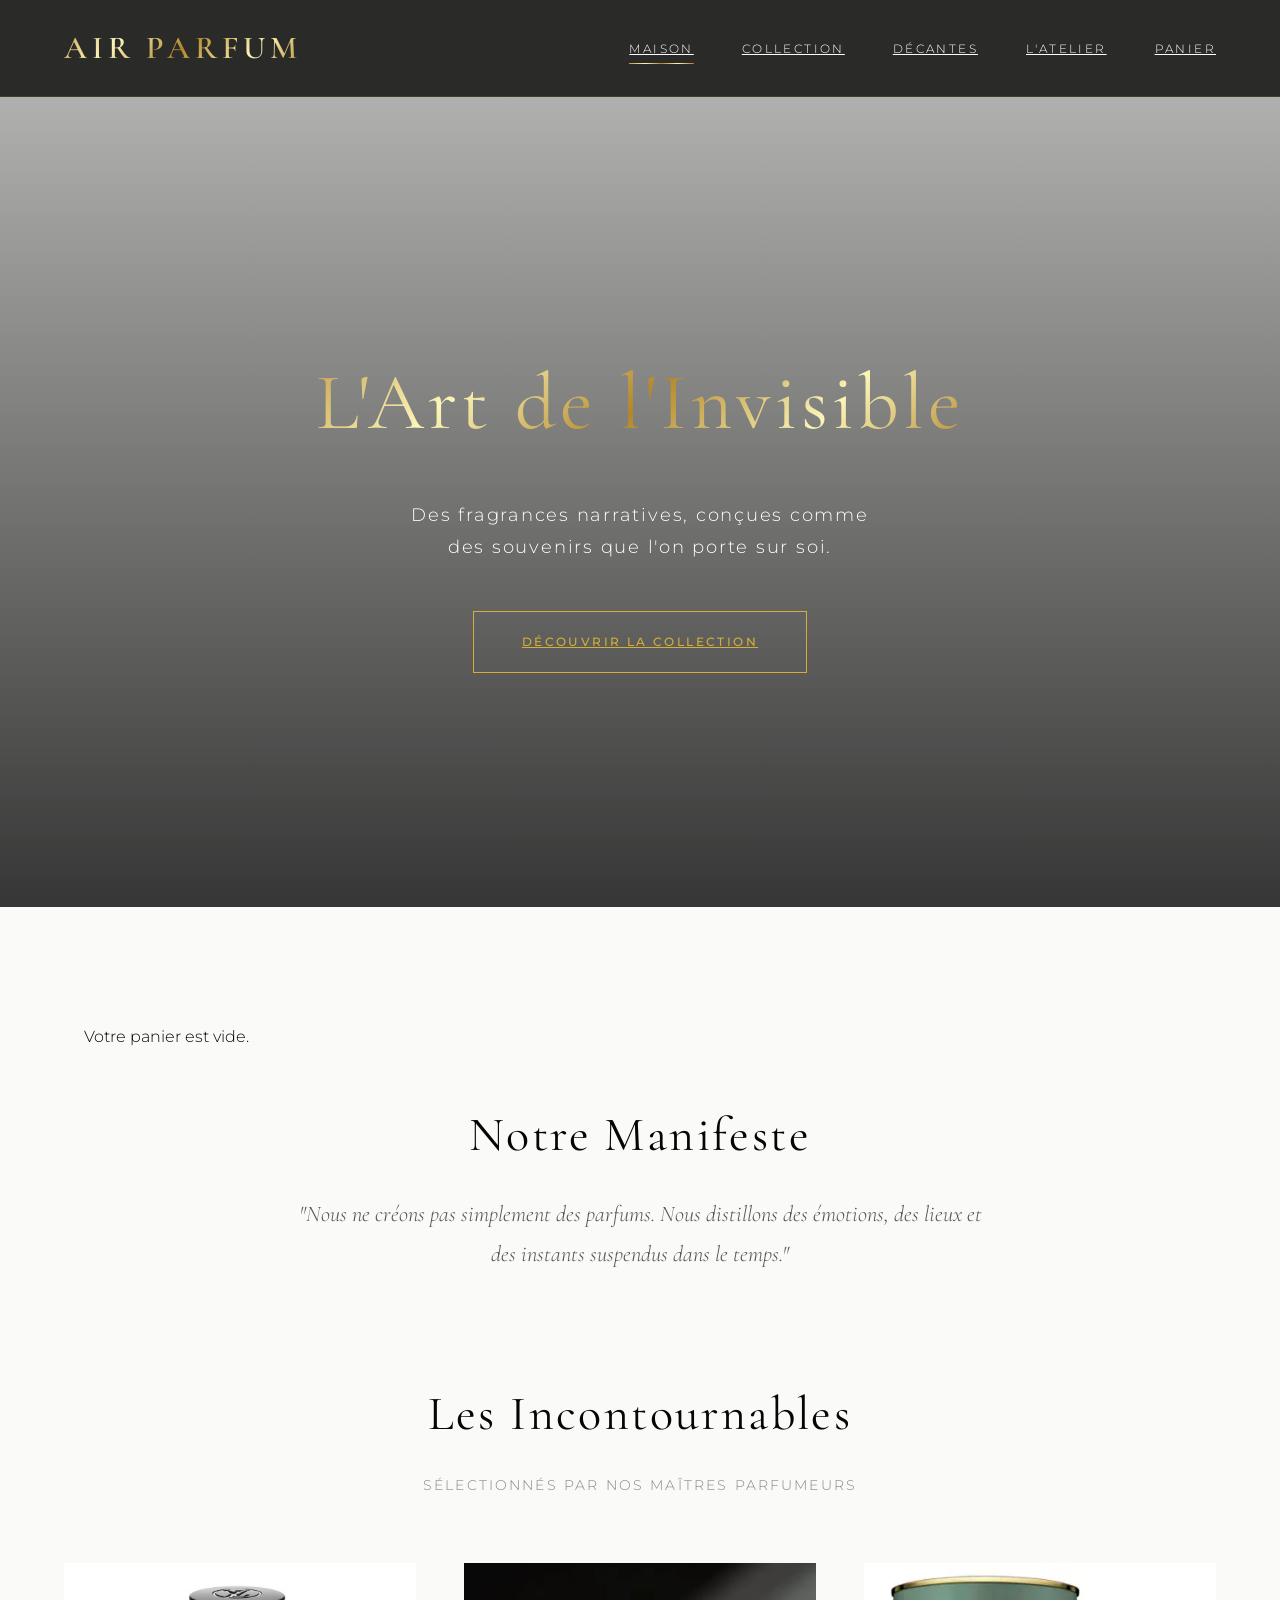
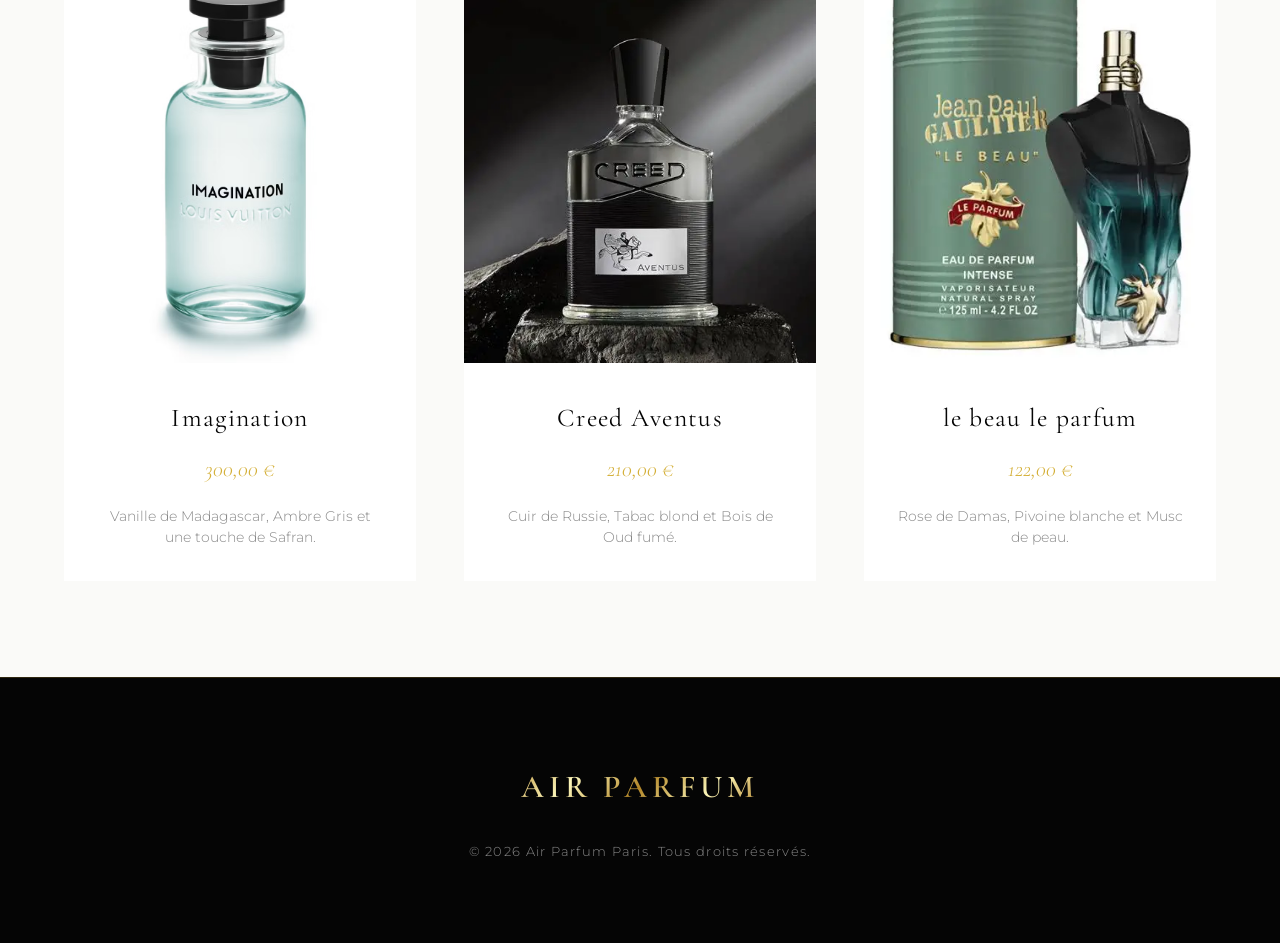
<file: site2qwn/index.html>
<!DOCTYPE html>
<html lang="fr">
<head>
    <meta charset="UTF-8">
    <meta name="viewport" content="width=device-width, initial-scale=1.0">
    <title>Air Parfum | L'Essence de l'Élégance</title>
    <link rel="stylesheet" href="style.css">
</head>
<body>
    <header>
        <a href="index.html" class="logo text-gold">Air Parfum</a>
        <nav>
            <ul>
                <li><a href="index.html" class="active">Maison</a></li>
                <li><a href="collection.html">Collection</a></li>
                <li><a href="decantes.html">Décantes</a></li>
                <li><a href="createur.html">L'Atelier</a></li>
                <li><a href="panier.html">Panier</a></li>
            </ul>
        </nav>
    </header>

    <section class="hero">
        <div class="hero-bg"></div>
        <h1 class="text-gold">L'Art de l'Invisible</h1>
        <p>Des fragrances narratives, conçues comme des souvenirs que l'on porte sur soi.</p>
        <a href="collection.html" class="btn">Découvrir la Collection</a>
    </section>

    <main class="container">
        <div style="text-align: center; max-width: 700px; margin: 0 auto 6rem auto;">
            <h2 class="section-title">Notre Manifeste</h2>
            <p style="font-family: 'Cormorant Garamond', serif; font-size: 1.4rem; font-style: italic; color: #555;">
                "Nous ne créons pas simplement des parfums. Nous distillons des émotions, des lieux et des instants suspendus dans le temps."
            </p>
        </div>

        <h2 class="section-title">Les Incontournables</h2>
        <p class="section-subtitle">Sélectionnés par nos Maîtres Parfumeurs</p>
        
        <div class="product-grid">
            <!-- PRODUIT 1 -->
            <article class="product-card reveal">
                <div class="image-wrapper">
                    <img src="imagination.avif" alt="imagination" class="product-image">
                    <div class="product-overlay">
                       <!-- Boutons d'ajout simples -->
<button class="btn" onclick="ajouterAuPanier('Parfum Or', 185)">Ajouter au Panier</button>

                    </div>
                </div>
                <div class="product-info">
                    <h3>Imagination</h3>
                    <span class="price">300,00 €</span>
                    <p class="desc">Vanille de Madagascar, Ambre Gris et une touche de Safran.</p>
                </div>
            </article>

            <!-- PRODUIT 2 -->
            <article class="product-card reveal">
                <div class="image-wrapper">
                    <img src="creed aventus.webp" alt="Nuit Noire" class="product-image">
                    <div class="product-overlay">
                       <button class="btn" onclick="ajouterAuPanier('Nuit Noire', 210)">Ajouter au Panier</button>
                    </div>
                </div>
                <div class="product-info">
                    <h3>Creed Aventus</h3>
                    <span class="price">210,00 €</span>
                    <p class="desc">Cuir de Russie, Tabac blond et Bois de Oud fumé.</p>
                </div>
            </article>

            <!-- PRODUIT 3 -->
            <article class="product-card reveal">
                <div class="image-wrapper">
                    <img src="le beau.webp" alt="le beau le parfum" class="product-image">
                    <div class="product-overlay">
                       <button class="btn" onclick="ajouterAuPanier('Nuit Noire', 210)">Ajouter au Panier</button>
                    </div>
                </div>
                <div class="product-info">
                    <h3>le beau le parfum</h3>
                    <span class="price">122,00 €</span>
                    <p class="desc">Rose de Damas, Pivoine blanche et Musc de peau.</p>
                </div>
            </article>
        </div>
    </main>

    <footer>
        <div class="logo text-gold">Air Parfum</div>
        <p>&copy; 2026 Air Parfum Paris. Tous droits réservés.</p>
    </footer>

    <!--  LIEN VERS LE JAVASCRIPT  -->
    <script src="script.js"></script>
</body>
</html>
</file>
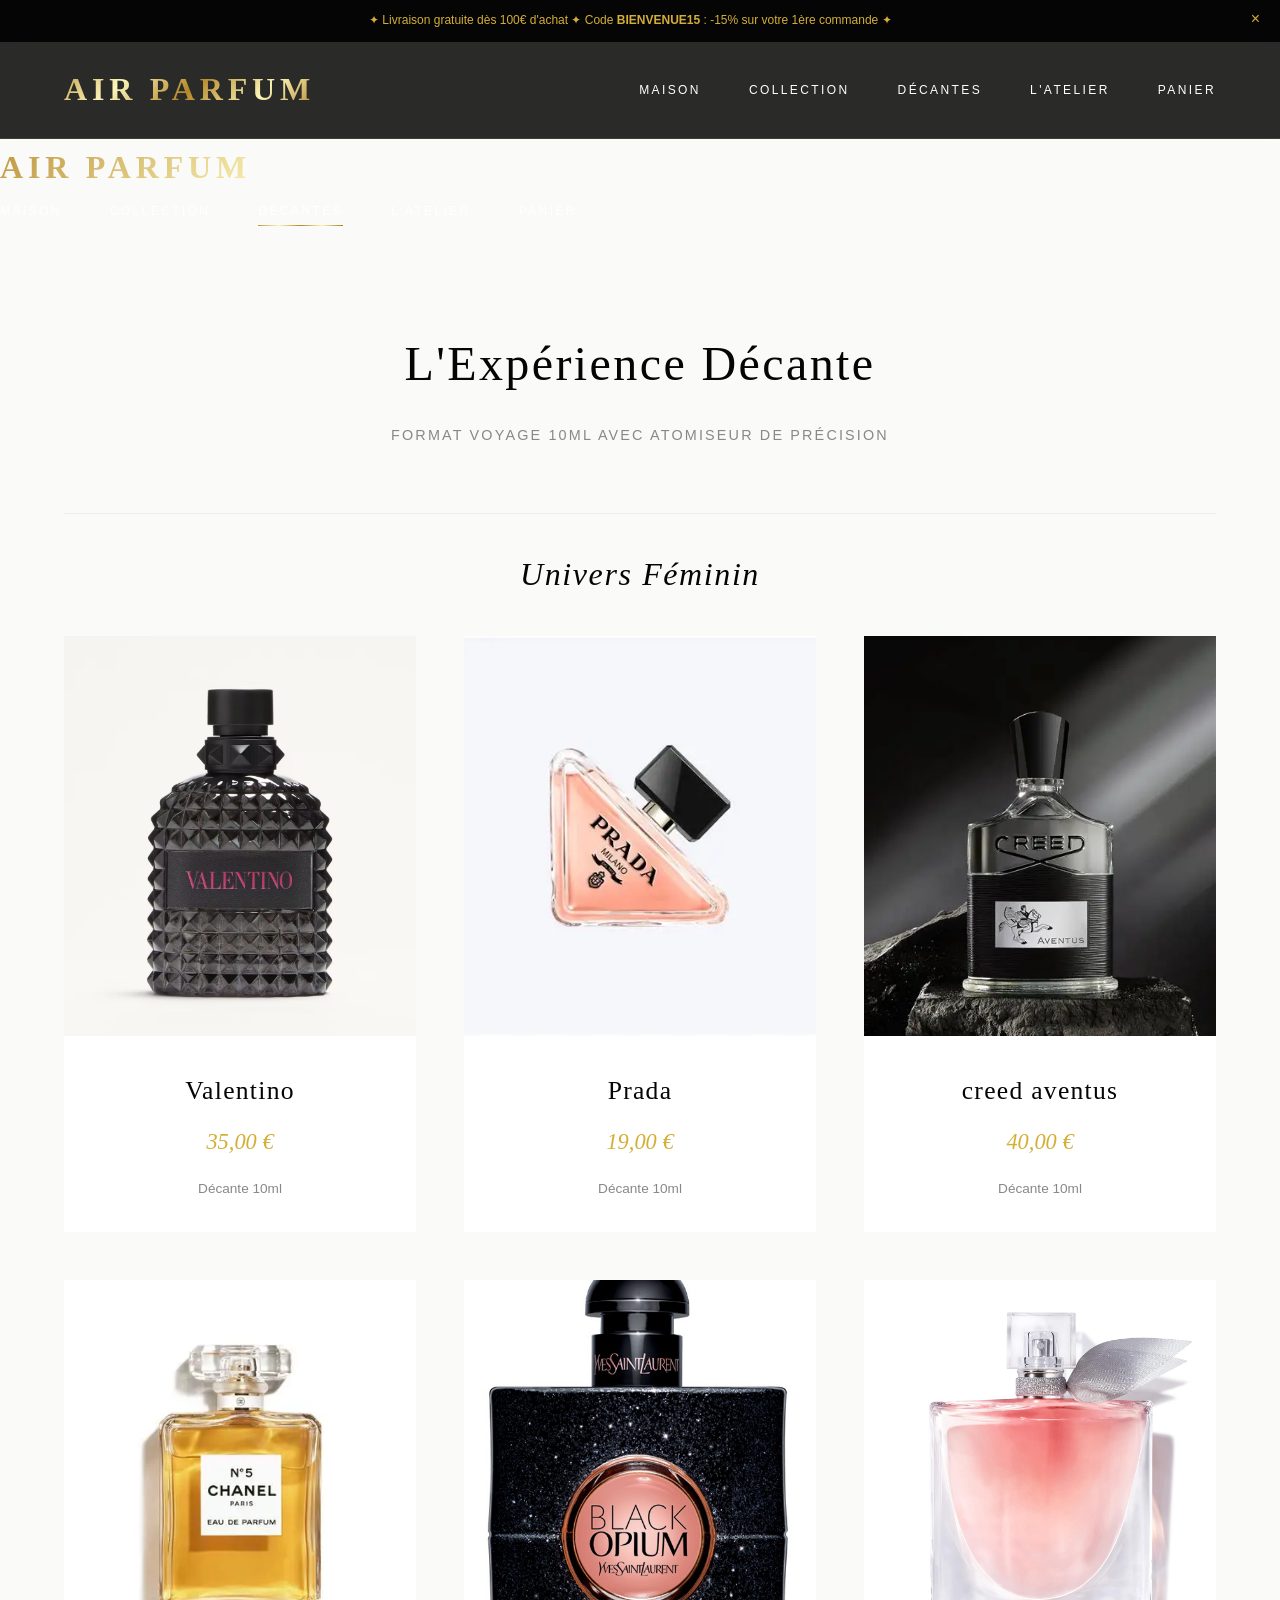
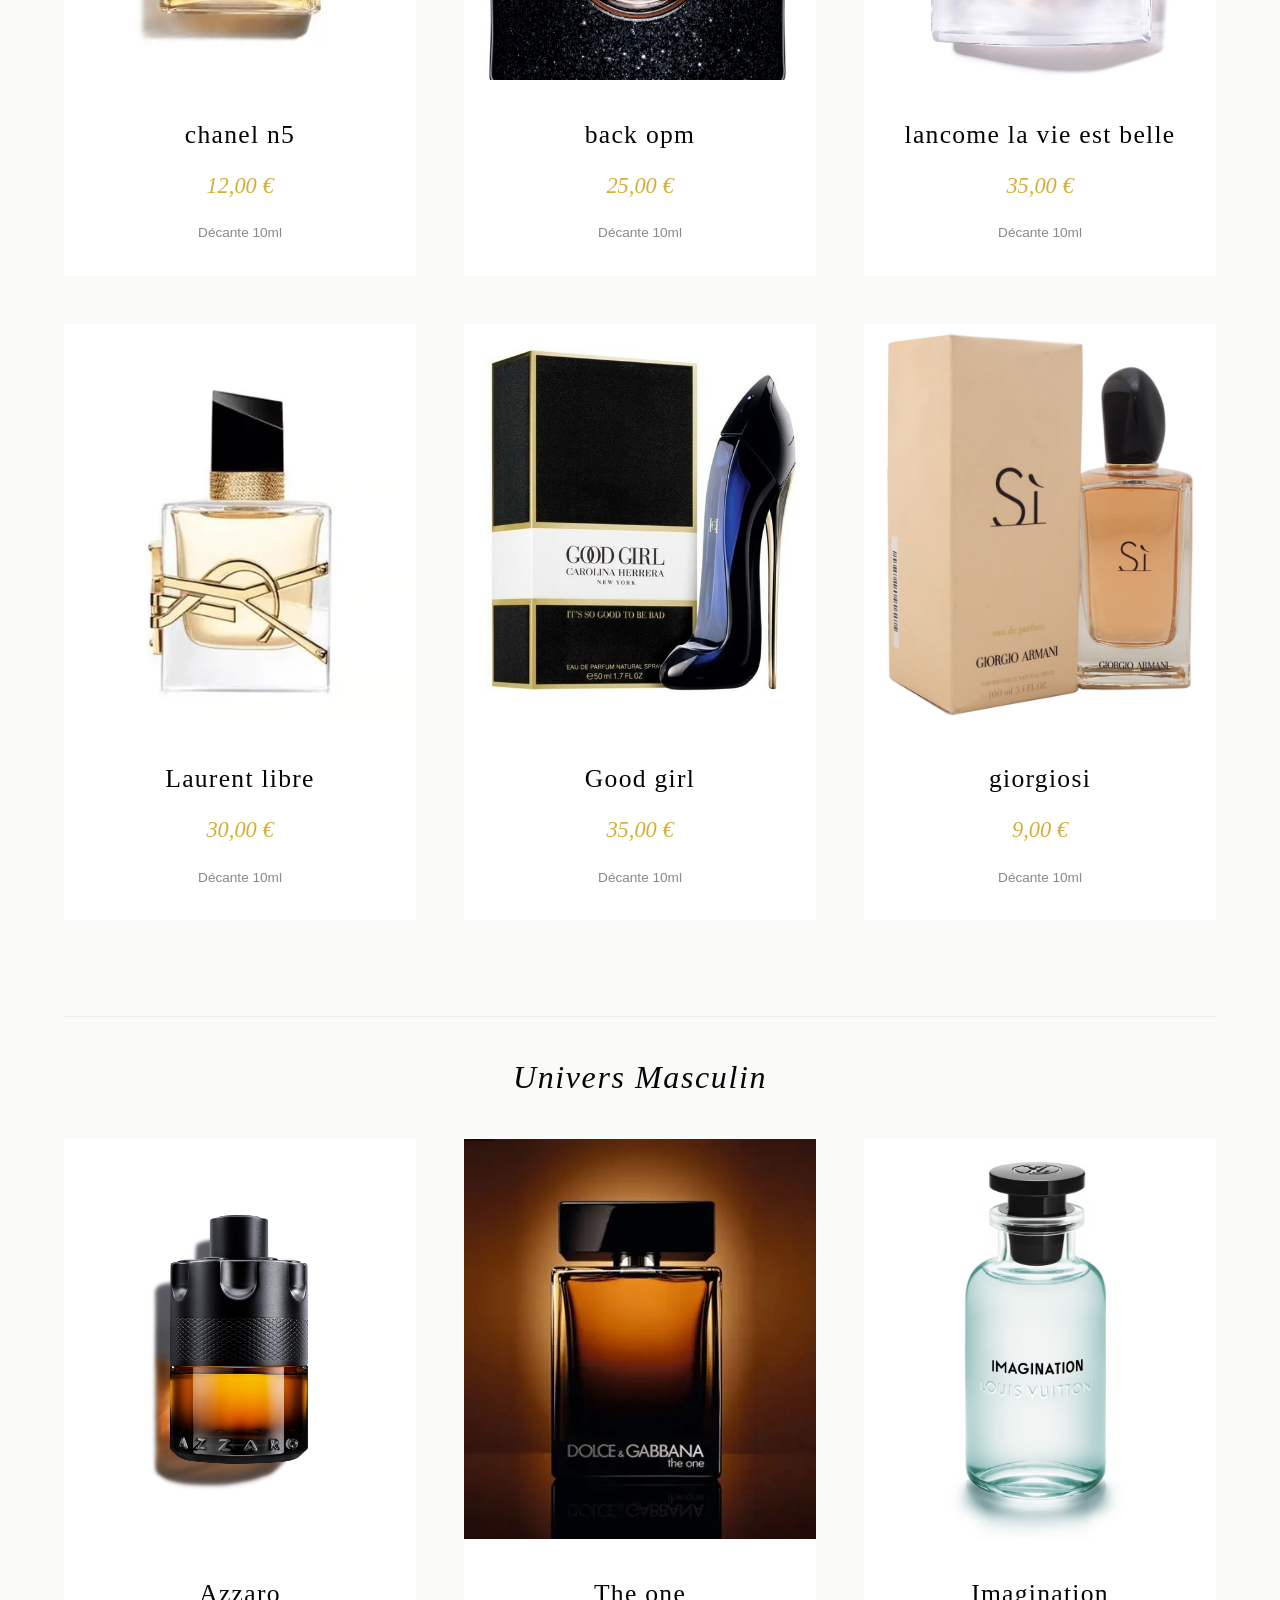
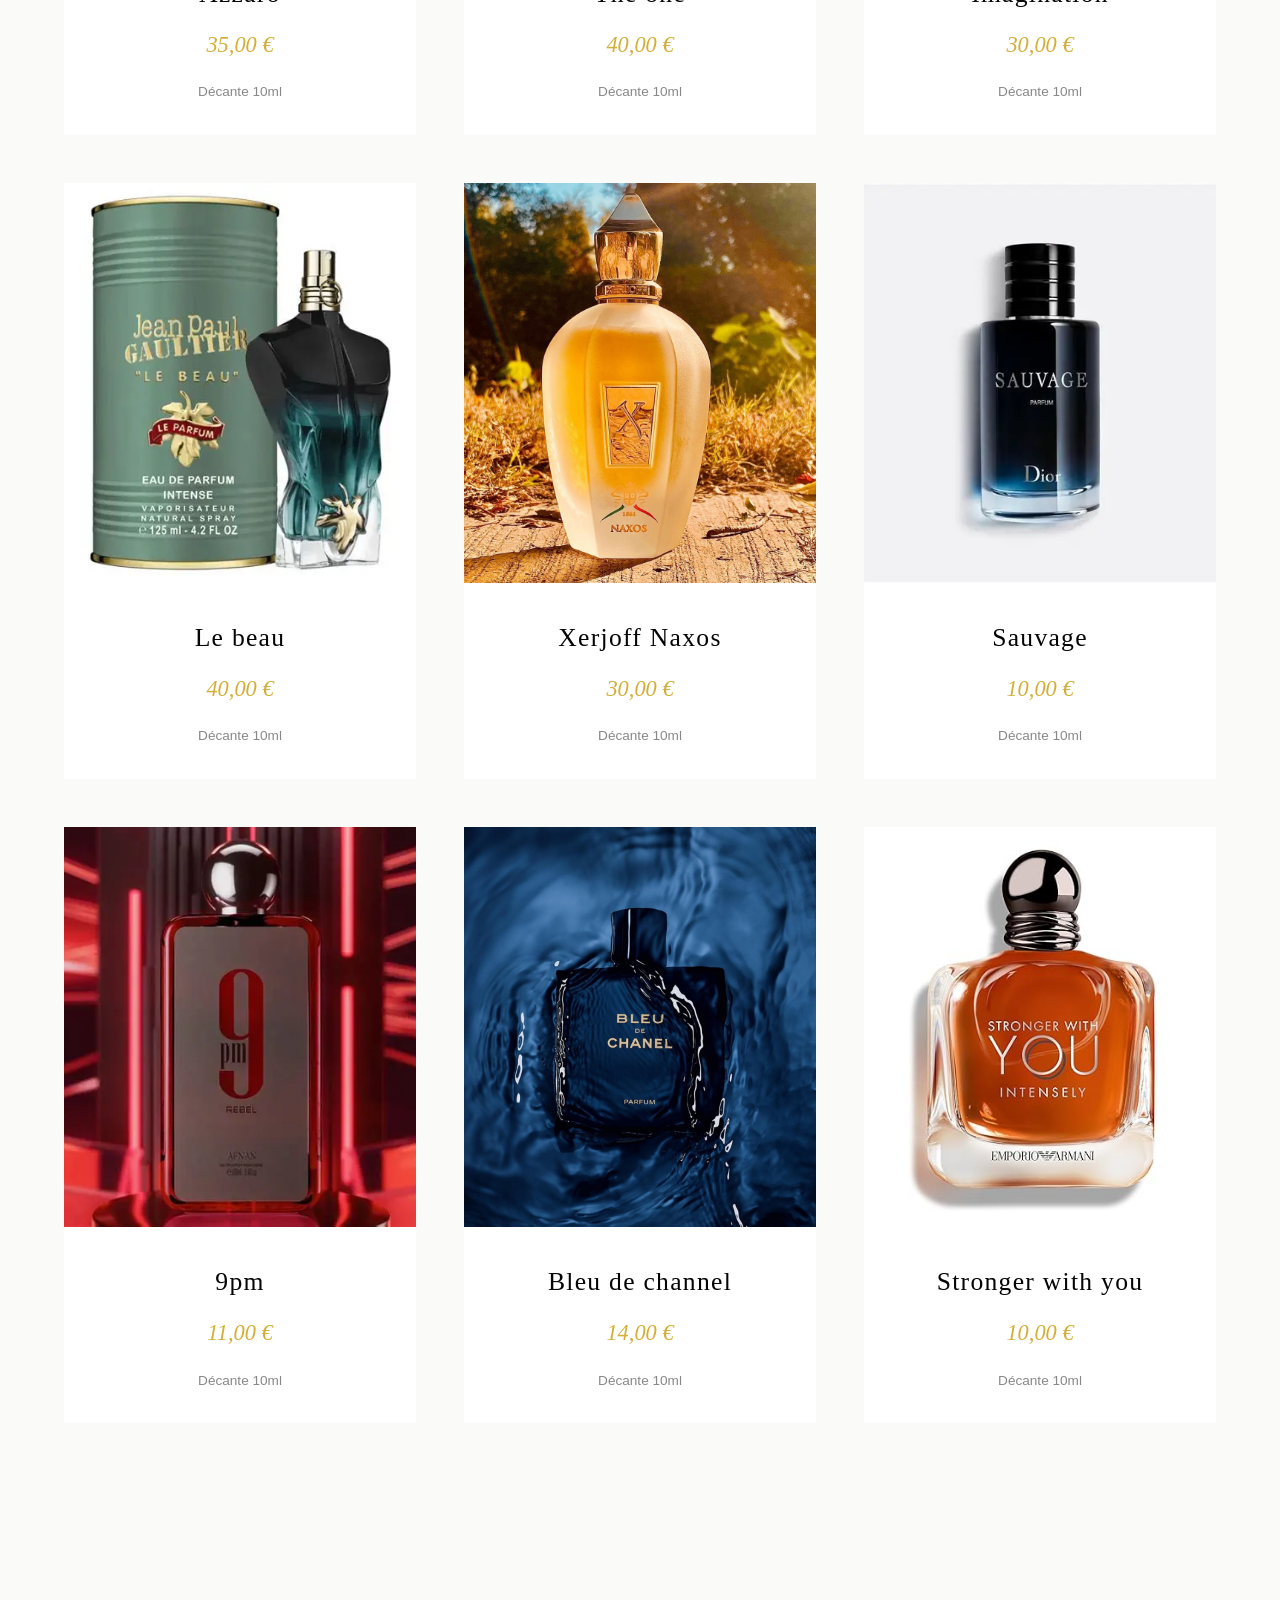
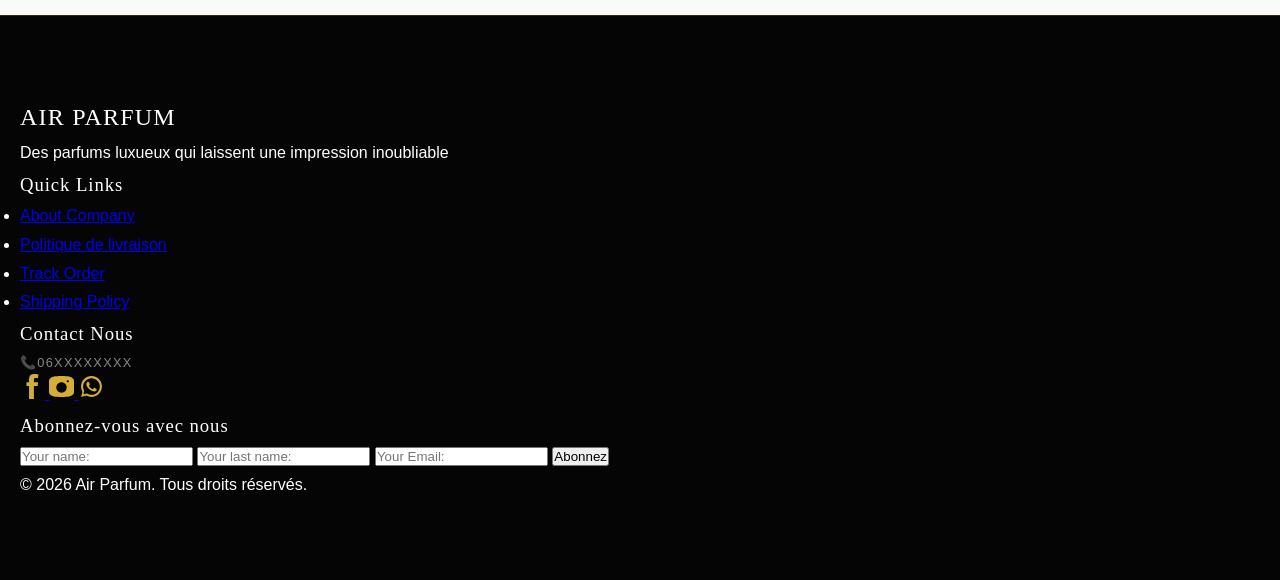
<file: decantes.html>
<!DOCTYPE html>
<html lang="fr">
<head>
    <meta charset="UTF-8">
    <meta name="viewport" content="width=device-width, initial-scale=1.0">
    <title>Décantes 10ml | Air Parfum</title>
    <link rel="stylesheet" href="style.css">

</head>
<body>
    <!-- Barre d'annonce -->
<div id="announcement-bar" class="announcement-bar">
    <span>✦ Livraison gratuite dès 100€ d'achat ✦ Code <strong>BIENVENUE15</strong> : -15% sur votre 1ère commande ✦</span>
    <button id="close-announcement" class="announcement-close">&times;</button>
</div>
<header>
    <a href="index.html" class="logo text-gold">Air Parfum</a>
    
    <nav class="nav-desktop">
        <ul>
            <li><a href="index.html">Maison</a></li>
            <li><a href="collection.html">Collection</a></li>
            <li><a href="decantes.html">Décantes</a></li>
            <li><a href="createur.html">L'Atelier</a></li>
            <li><a href="panier.html">Panier</a></li>
        </ul>
    </nav>
    
    <!-- Bouton Hamburger pour Mobile -->
    <button id="hamburger" class="hamburger">
        <span class="hamburger-line"></span>
        <span class="hamburger-line"></span>
        <span class="hamburger-line"></span>
    </button>
</header>
        <div class="logo text-gold">Air Parfum</div>
        <nav>
            <ul>
                <li><a href="index.html">Maison</a></li>
                <li><a href="collection.html">Collection</a></li>
                <li><a href="decantes.html" class="active">Décantes</a></li>
                <li><a href="createur.html">L'Atelier</a></li>
                <li><a href="panier.html">Panier</a></li>
            </ul>
        </nav>
    </header>

    <main class="container">
        <h2 class="section-title">L'Expérience Décante</h2>
        <p class="section-subtitle">Format voyage 10ml avec atomiseur de précision</p>

        <div style="margin: 4rem 0; border-top: 1px solid #eee; padding-top: 2rem;">
            <h3 style="font-size: 2rem; margin-bottom: 2rem; text-align: center; font-style: italic;">Univers Féminin</h3>
            <div class="product-grid">
                <article class="product-card">
                    <div class="image-wrapper">
                        <img src="valentino.avif" class="product-image">
                       
                    </div>
                    <div class="product-info"> <div class="product-overlay"><a href="panier.html"
   onclick="ajouterAuPanier('Valentino(10ml)',35)"
   class="btn">
   Ajouter
</a></div>
                        <h3>Valentino</h3>
                        <span class="price">35,00 €</span>
                        <p class="desc">Décante 10ml</p>
                    </div>
                </article>
                <article class="product-card">
                    <div class="image-wrapper">
                        <img src="prada.webp" class="product-image">
                        <div class="product-overlay"><a href="panier.html"
   onclick="ajouterAuPanier('Prada(10ml)',19)"
   class="btn">
   Ajouter
</a></div>
                    </div>
                    <div class="product-info">
                        <h3>Prada</h3>
                        <span class="price">19,00 €</span>
                        <p class="desc">Décante 10ml</p>
                    </div>
                </article>
                                <article class="product-card">
                    <div class="image-wrapper">
                        <img src="creed aventus.webp" class="product-image">
                        <div class="product-overlay"><a href="panier.html"
   onclick="ajouterAuPanier('creed aventus(10ml)',40)"
   class="btn">
   Ajouter
</a></div>
                    </div>
                    <div class="product-info">
                        <h3>creed aventus</h3>
                        <span class="price">40,00 €</span>
                        <p class="desc">Décante 10ml</p>
                    </div>
                </article>
                                <article class="product-card">
                    <div class="image-wrapper">
                        <img src="chanel n5.webp" class="product-image">
                        <div class="product-overlay"><a href="panier.html"
   onclick="ajouterAuPanier('Chanel n5(10ml)',12)"
   class="btn">
   Ajouter
</a></div>
                    </div>
                    <div class="product-info">
                        <h3>chanel n5</h3>
                        <span class="price">12,00 €</span>
                        <p class="desc">Décante 10ml</p>
                    </div>
                </article>
                                <article class="product-card">
                    <div class="image-wrapper">
                        <img src="backopm.jpg" class="product-image">
                        <div class="product-overlay"><a href="panier.html"
   onclick="ajouterAuPanier('Back opm(10ml)',25)"
   class="btn">
   Ajouter
</a></div>
                    </div>
                    <div class="product-info">
                        <h3>back opm</h3>
                        <span class="price">25,00 €</span>
                        <p class="desc">Décante 10ml</p>
                    </div>
                </article>
                                <article class="product-card">
                    <div class="image-wrapper">
                        <img src="lancomeviebelle.jpg" class="product-image">
                        <div class="product-overlay"><a href="panier.html"
   onclick="ajouterAuPanier('Lancome La vie est belle(10ml)',35)"
   class="btn">
   Ajouter
</a></div>
                    </div>
                    <div class="product-info">
                        <h3>lancome la vie est belle</h3>
                        <span class="price">35,00 €</span>
                        <p class="desc">Décante 10ml</p>
                    </div>
                </article>
                                <article class="product-card">
                    <div class="image-wrapper">
                        <img src="laurent libre.webp" class="product-image">
                        <div class="product-overlay"><a href="panier.html"
   onclick="ajouterAuPanier('Laurent Libre(10ml)',30)"
   class="btn">
   Ajouter
</a></div>
                    </div>
                    <div class="product-info">
                        <h3>Laurent libre</h3>
                        <span class="price">30,00 €</span>
                        <p class="desc">Décante 10ml</p>
                    </div>
                </article>
                                <article class="product-card">
                    <div class="image-wrapper">
                        <img src="goodgirl.webp" class="product-image">
                        <div class="product-overlay"><a href="panier.html"
   onclick="ajouterAuPanier('Good girl(10ml)',35)"
   class="btn">
   Ajouter
</a></div>
                    </div>
                    <div class="product-info">
                        <h3>Good girl</h3>
                        <span class="price">35,00 €</span>
                        <p class="desc">Décante 10ml</p>
                    </div>
                </article>
                                <article class="product-card">
                    <div class="image-wrapper">
                        <img src="giorgiosi.jpg" class="product-image">
                        <div class="product-overlay"><a href="panier.html"
   onclick="ajouterAuPanier('giorgiosi(10ml)',9)"
   class="btn">
   Ajouter
</a></div>
                    </div>
                    <div class="product-info">
                        <h3>giorgiosi</h3>
                        <span class="price">9,00 €</span>
                        <p class="desc">Décante 10ml</p>
                    </div>
                </article>
            </div>
        </div>

        <div style="margin: 6rem 0; border-top: 1px solid #eee; padding-top: 2rem;">
            <h3 style="font-size: 2rem; margin-bottom: 2rem; text-align: center; font-style: italic;">Univers Masculin</h3>
            <div class="product-grid">
                <article class="product-card">
                    <div class="image-wrapper">
                        <img src="azzaro.jpg" class="product-image">
                        <div class="product-overlay"><a href="panier.html"
   onclick="ajouterAuPanier('Azzaro',35)"
   class="btn">
   Ajouter
</a></div>
                    </div>
                    <div class="product-info">
                        <h3>Azzaro</h3>
                        <span class="price">35,00 €</span>
                        <p class="desc">Décante 10ml</p>
                    </div>
                </article>
                <article class="product-card">
                    <div class="image-wrapper">
                        <img src="the one.webp" class="product-image">
                        <div class="product-overlay"><a href="panier.html"
   onclick="ajouterAuPanier('The one(10ml)',40)"
   class="btn">
   Ajouter
</a></div>
                    </div>
                    <div class="product-info">
                        <h3>The one</h3>
                        <span class="price">40,00 €</span>
                        <p class="desc">Décante 10ml</p>
                    </div>
                </article>
                <article class="product-card">
                    <div class="image-wrapper">
                        <img src="imagination.avif" class="product-image">
                        <div class="product-overlay"><a href="panier.html"
   onclick="ajouterAuPanier('Imagination(10ml)',30)"
   class="btn">
   Ajouter
</a></div>
                    </div>
                    <div class="product-info">
                        <h3>Imagination</h3>
                        <span class="price">30,00 €</span>
                        <p class="desc">Décante 10ml</p>
                    </div>
                </article>
                <article class="product-card">
                    <div class="image-wrapper">
                        <img src="le beau.webp" class="product-image">
                        <div class="product-overlay"><a href="panier.html"
   onclick="ajouterAuPanier('Le beau(10ml)',40)"
   class="btn">
   Ajouter
</a></div>
                    </div>
                    <div class="product-info">
                        <h3>Le beau</h3>
                        <span class="price">40,00 €</span>
                        <p class="desc">Décante 10ml</p>
                    </div>
                </article>
                <article class="product-card">
                    <div class="image-wrapper">
                        <img src="naxos4.jpg" class="product-image">
                        <div class="product-overlay"><a href="panier.html"
   onclick="ajouterAuPanier('Xerjoff naxos(10ml)',30)"
   class="btn">
   Ajouter
</a></div>
                    </div>
                    <div class="product-info">
                        <h3>Xerjoff Naxos</h3>
                        <span class="price">30,00 €</span>
                        <p class="desc">Décante 10ml</p>
                    </div>
                </article>
                <article class="product-card">
                    <div class="image-wrapper">
                        <img src="sauvage.webp" class="product-image">
                        <div class="product-overlay"><a href="panier.html"
   onclick="ajouterAuPanier('Sauvage(10ml)',10)"
   class="btn">
   Ajouter
</a></div>
                    </div>
                    <div class="product-info">
                        <h3>Sauvage</h3>
                        <span class="price">10,00 €</span>
                        <p class="desc">Décante 10ml</p>
                    </div>
                </article>
                <article class="product-card">
                    <div class="image-wrapper">
                        <img src="9pm.webp" class="product-image">
                        <div class="product-overlay"><a href="panier.html"
   onclick="ajouterAuPanier('9pm(10ml)',11)"
   class="btn">
   Ajouter
</a></div>
                    </div>
                    <div class="product-info">
                        <h3>9pm</h3>
                        <span class="price">11,00 €</span>
                        <p class="desc">Décante 10ml</p>
                    </div>
                </article>
                <article class="product-card">
                    <div class="image-wrapper">
                        <img src="bleudechannl.jpg" class="product-image">
                        <div class="product-overlay"><a href="panier.html"
   onclick="ajouterAuPanier('Bleu de channel(10ml)',14)"
   class="btn">
   Ajouter
</a></div>
                    </div>
                    <div class="product-info">
                        <h3>Bleu de channel</h3>
                        <span class="price">14,00 €</span>
                        <p class="desc">Décante 10ml</p>
                    </div>
                </article>
                <article class="product-card">
                    <div class="image-wrapper">
                        <img src="stronger.jpg" class="product-image">
                        <div class="product-overlay"><a href="panier.html"
   onclick="ajouterAuPanier('Stronger with you(10ml)',10)"
   class="btn">
   Ajouter
</a></div>
                    </div>
                    <div class="product-info">
                        <h3>Stronger with you</h3>
                        <span class="price">10,00 €</span>
                        <p class="desc">Décante 10ml</p>
                    </div>
                </article>
                
            </div>
        </div>
    </main>

  <footer class="bg-black text-white pt-12 pb-6 px-6">
  <div class="max-w-6xl mx-auto grid grid-cols-1 md:grid-cols-4 gap-8">
    
    <div class="flex flex-col gap-4">
      <h2 class="text-2xl font-bold bg-gradient-to-r from-[#BF953F] via-[#FCF6BA] to-[#B38728] bg-clip-text text-transparent">
        AIR PARFUM
      </h2>
      <p class="text-sm text-gray-400"></p>Des parfums luxueux qui laissent une impression inoubliable</p>
    </div>

    <div>
      <h3 class="text-[#D4AF37] font-semibold mb-4">Quick Links</h3>
      <ul class="text-sm text-gray-300 space-y-2">
        <li><a href="#" class="hover:text-[#D4AF37]">About Company</a></li>
        <li><a href="#" class="hover:text-[#D4AF37]">Politique de livraison</a></li>
        <li><a href="#" class="hover:text-[#D4AF37]">Track Order</a></li>
        <li><a href="#" class="hover:text-[#D4AF37]">Shipping Policy</a></li>
      </ul>
    </div>

    <div>
      <h3 class="text-[#D4AF37] font-semibold mb-4">Contact Nous</h3>
      <p class="text-sm text-gray-300 mb-4">📞06XXXXXXXX</p>
      
      <div class="flex justify-start gap-4">
        <a href="https://web.facebook.com/" class="hover:scale-125 transition" target="_blank">
          <svg fill="#D4AF37" height="25px" width="25px" viewBox="-337 273 123.5 256"><path d="M-260.9,327.8c0-10.3,9.2-14,19.5-14c10.3,0,21.3,3.2,21.3,3.2l6.6-39.2c0,0-14-4.8-47.4-4.8c-20.5,0-32.4,7.8-41.1,19.3 c-8.2,10.9-8.5,28.4-8.5,39.7v25.7H-337V396h26.5v133h49.6V396h39.3l2.9-38.3h-42.2V327.8z"/></svg>
        </a>
        <a href="https://www.instagram.com/" class="hover:scale-125 transition" target="_blank">
          <svg fill="#D4AF37" height="25px" width="25px" viewBox="0 0 24 24"><path d="M12 2C9.25 2 9 2.1 7.2 2.2C5.4 2.3 4.2 2.5 3.2 2.9C2.2 3.3 1.5 3.8 0.8 4.5C0.1 5.2 0.1 5.9 0 7.2C0 9 0 9.3 0 12C0 14.7 0 15 0 16.8C0.1 18.1 0.1 18.8 0.8 19.5C1.5 20.2 2.2 20.7 3.2 21.1C4.2 21.5 5.4 21.7 7.2 21.8C9 21.9 9.3 22 12 22C14.7 22 15 21.9 16.8 21.8C18.6 21.7 19.8 21.5 20.8 21.1C21.8 20.7 22.5 20.2 23.2 19.5C23.9 18.8 23.9 18.1 24 16.8C24 15 24 14.7 24 12C24 9.3 24 9 24 7.2C23.9 5.9 23.9 5.2 23.2 4.5C22.5 3.8 21.8 3.3 20.8 2.9C19.8 2.5 18.6 2.3 16.8 2.2C15 2.1 14.7 2 12 2ZM12 18C9.2 18 7 15.8 7 13C7 10.2 9.2 8 12 8C14.8 8 17 10.2 17 13C17 15.8 14.8 18 12 18ZM18 8C17.4 8 17 7.6 17 7C17 6.4 17.4 6 18 6C18.6 6 19 6.4 19 7C19 7.6 18.6 8 18 8Z"/></svg>
        </a>
        <a href="https://web.whatsapp.com/" class="hover:scale-125 transition" target="_blank">
          <svg fill="#D4AF37" height="25px" width="25px" viewBox="0 0 24 24"><path d="M12 2C6.477 2 2 6.477 2 12c0 1.82.487 3.53 1.343 5L2 22l5.145-1.343C8.598 21.513 10.308 22 12 22c5.523 0 10-4.477 10-10S17.523 2 12 2zm0 18c-1.57 0-3.03-.43-4.307-1.176l-.305-.178-3.176.83.83-3.176-.178-.305C4.43 15.03 4 13.57 4 12c0-4.411 3.589-8 8-8s8 3.589 8 8-3.589 8-8 8zm4.454-5.918c-.244-.122-1.442-.712-1.666-.793-.223-.082-.385-.122-.547.122-.163.244-.628.793-.77.955-.143.163-.285.183-.529.061-.244-.122-1.03-.38-1.962-1.21-.726-.647-1.217-1.445-1.36-1.688-.143-.244-.015-.376.107-.497.112-.111.244-.29.366-.435.122-.143.163-.244.244-.407.082-.163.041-.305-.02-.428-.061-.122-.547-1.318-.75-1.806-.203-.487-.407-.428-.547-.435-.143-.007-.305-.007-.468-.007-.163 0-.428.061-.652.305-.224.244-.856.837-.856 2.042 0 1.205.877 2.37 1 2.533.122.163 1.72 2.627 4.167 3.682.58.252 1.032.403 1.385.516.581.185 1.11.159 1.528.096.467-.07 1.442-.59 1.645-1.16.204-.57.204-1.057.143-1.16-.061-.102-.224-.163-.468-.285z"/></svg>
        </a>
      </div>
    </div>

    <div id="form">
      <h3 class="text-[#D4AF37] font-semibold mb-4">Abonnez-vous avec nous</h3>
      <input id="nom" type="text" placeholder="Your name:" class="w-full p-2 bg-gray-900 border border-gray-700 rounded mb-2 text-sm text-white focus:outline-none focus:border-[#D4AF37]">
      <span id="errorName" class="text-red-500 text-xs"></span>
      <input id="prenom" type="text" placeholder="Your last name:" class="w-full p-2 bg-gray-900 border border-gray-700 rounded mb-2 text-sm text-white focus:outline-none focus:border-[#D4AF37]">
      <span id="errorLastName" class="text-red-500 text-xs"></span>
      <input id="email" type="email" placeholder="Your Email:" class="w-full p-2 bg-gray-900 border border-gray-700 rounded mb-2 text-sm text-white focus:outline-none focus:border-[#D4AF37]">
      <span id="errorEmail" class="text-red-500 text-xs"></span>
      <button id="btn" class="w-full bg-[#D4AF37] text-black font-bold py-2 rounded text-sm hover:bg-[#B38728]">Abonnez</button>
    </div>

  </div>

  <div class="border-t border-gray-800 mt-12 pt-6 text-center text-xs text-gray-500">
    &copy; 2026 Air Parfum. Tous droits réservés.
  </div>
</footer>
    <script src="script.js"></script>
</body>
</html>
</file>
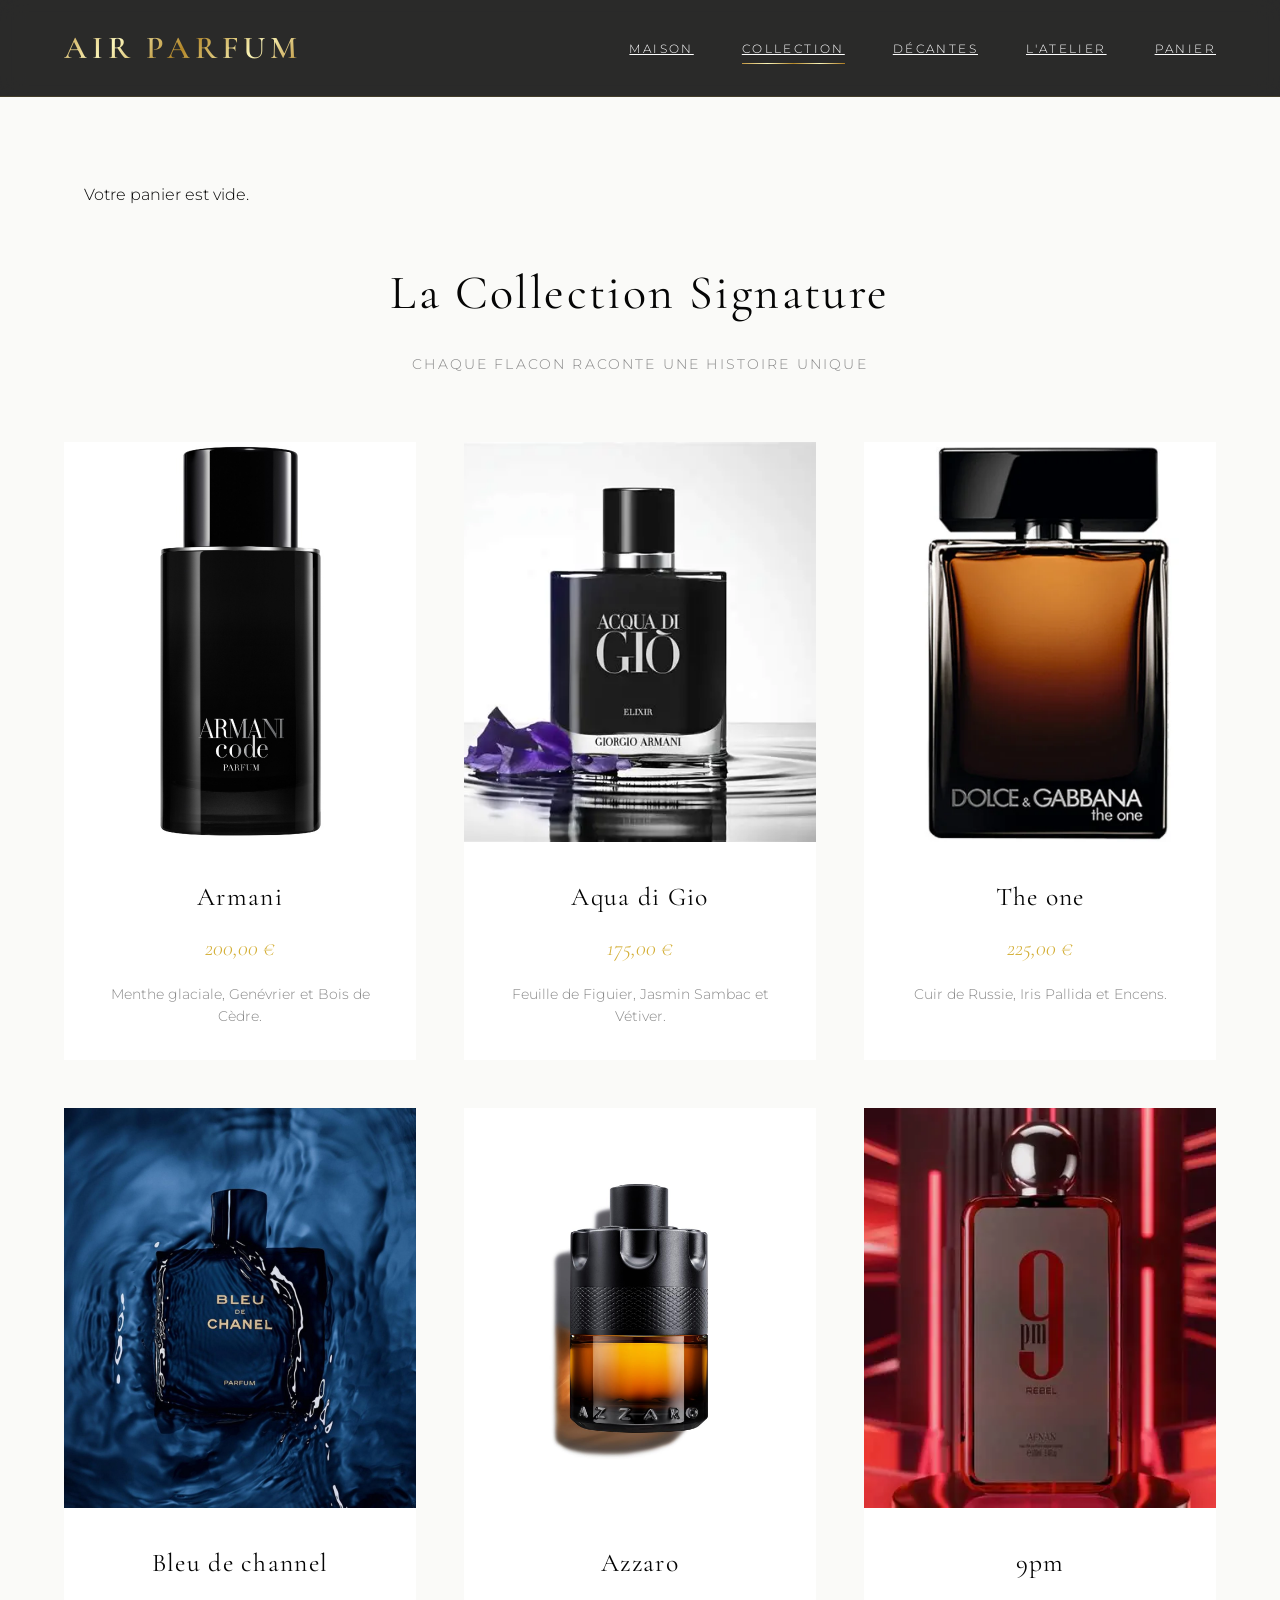
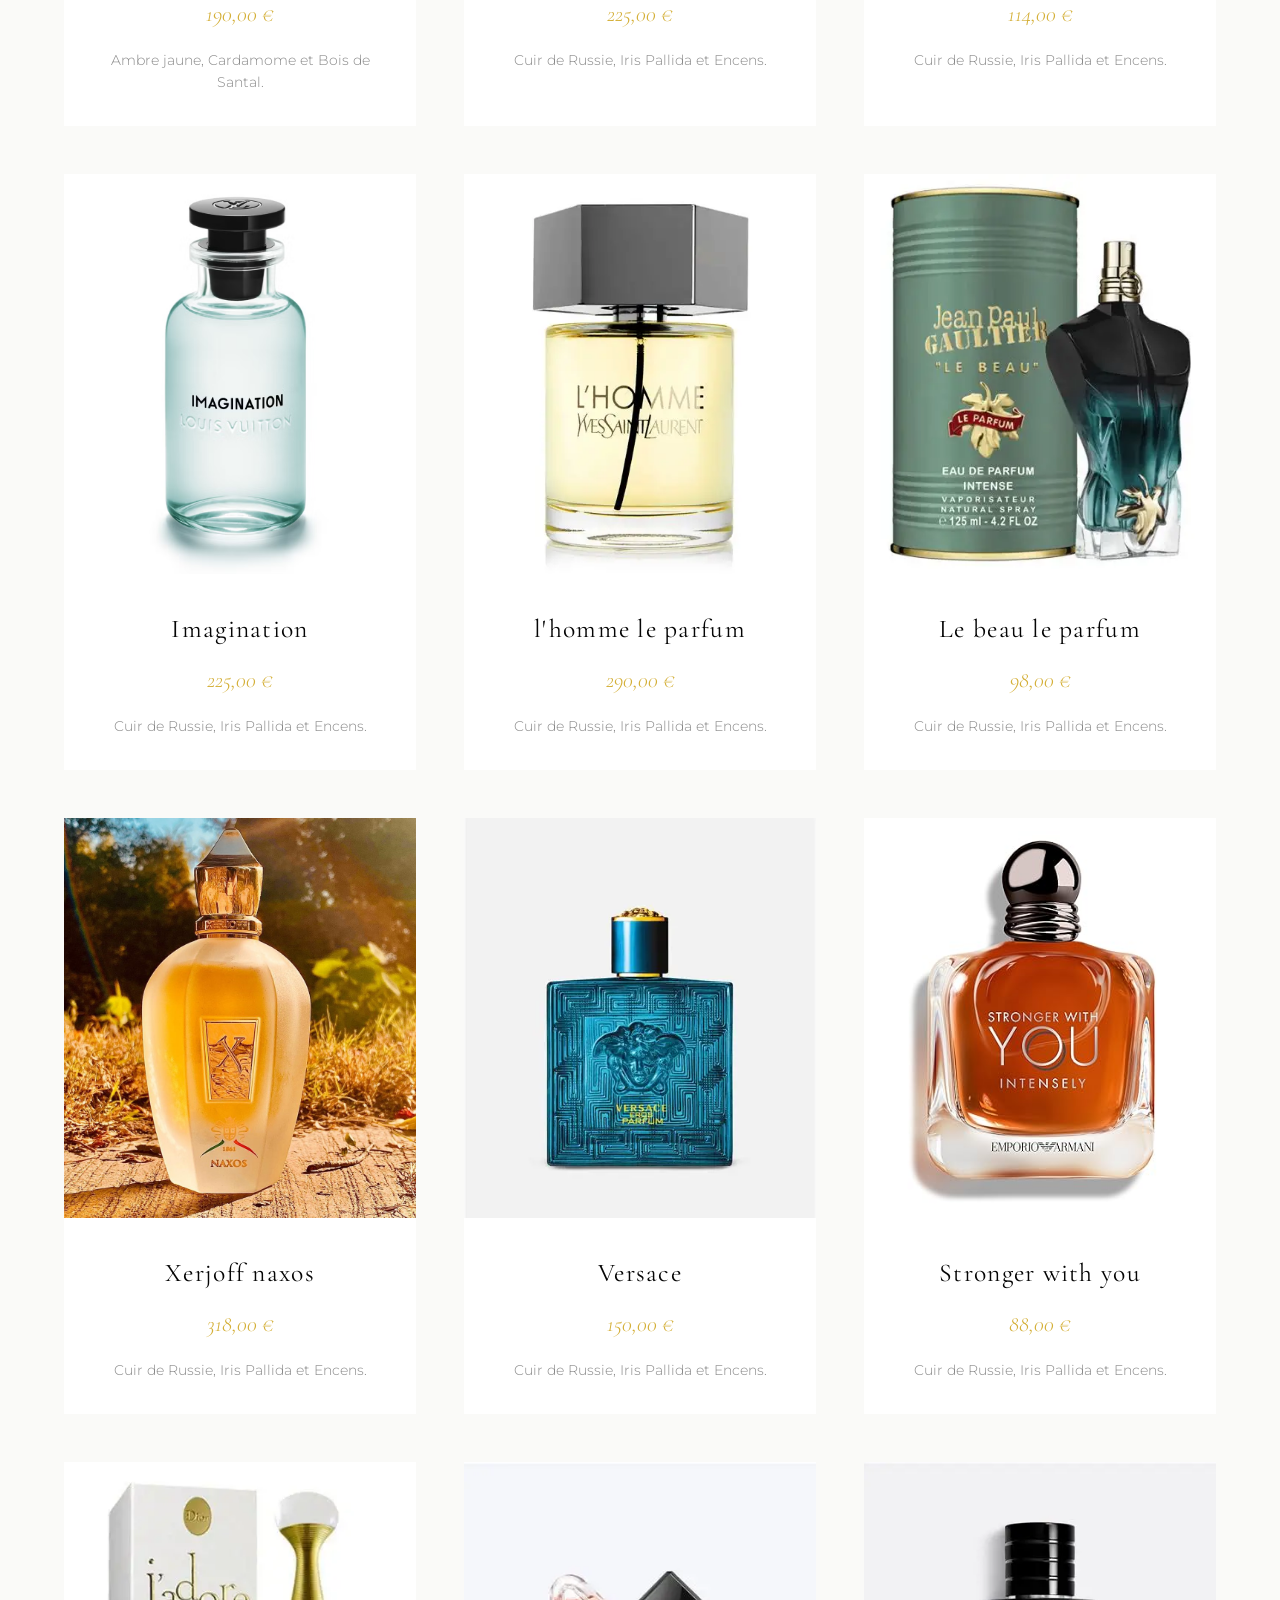
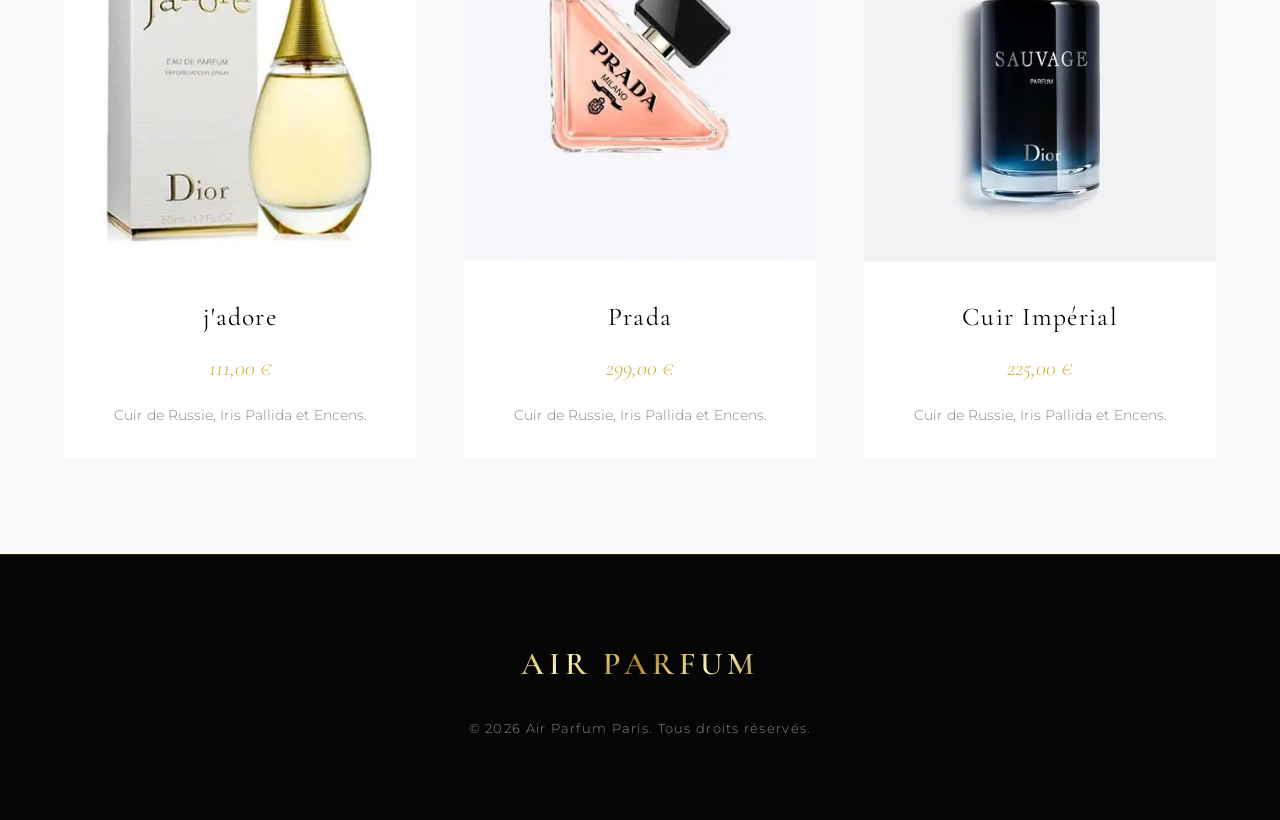
<file: site2qwn/collection.html>
<!DOCTYPE html>
<html lang="fr">
<head>
    <meta charset="UTF-8">
    <meta name="viewport" content="width=device-width, initial-scale=1.0">
    <title>Collection | Air Parfum</title>
    <link rel="stylesheet" href="style.css">
</head>
<body>
    <header>
        <div class="logo text-gold">Air Parfum</div>
        <nav>
            <ul>
                <li><a href="index.html">Maison</a></li>
                <li><a href="collection.html" class="active">Collection</a></li>
                <li><a href="decantes.html">Décantes</a></li>
                <li><a href="createur.html">L'Atelier</a></li>
                <li><a href="panier.html">Panier</a></li>
            </ul>
        </nav>
    </header>

    <main class="container" style="padding-top: 4rem;">
        <h2 class="section-title">La Collection Signature</h2>
        <p class="section-subtitle">Chaque flacon raconte une histoire unique</p>
        
        <div class="product-grid">
            <!-- Produit 1 -->
            <article class="product-card">
                <div class="image-wrapper">
                    <img src="armani.jpg" class="product-image">
                    <div class="product-overlay"><a href="panier.html" class="btn" style="color:white; border-color:white;">Ajouter</a></div>
                </div>
                <div class="product-info">
                    <h3>Armani</h3>
                    <span class="price">200,00 €</span>
                    <p class="desc">Menthe glaciale, Genévrier et Bois de Cèdre.</p>
                </div>
            </article>

            <!-- Produit 2 -->
            <article class="product-card">
                <div class="image-wrapper">
                    <img src="aqua.webp" class="product-image">
                    <div class="product-overlay"><a href="panier.html" class="btn" style="color:white; border-color:white;">Ajouter</a></div>
                </div>
                <div class="product-info">
                    <h3>Aqua di Gio</h3>
                    <span class="price">175,00 €</span>
                    <p class="desc">Feuille de Figuier, Jasmin Sambac et Vétiver.</p>
                </div>
            </article>

            <!-- Produit 3 -->
            <article class="product-card">
                <div class="image-wrapper">
                    <img src="Dolce-Gabbana-The-one-EDP-600x600.webp" class="product-image">
                    <div class="product-overlay"><a href="panier.html" class="btn" style="color:white; border-color:white;">Ajouter</a></div>
                </div>
                <div class="product-info">
                    <h3>The one</h3>
                    <span class="price">225,00 €</span>
                    <p class="desc">Cuir de Russie, Iris Pallida et Encens.</p>
                </div>
            </article>

            <!-- Produit 4 -->
            <article class="product-card">
                <div class="image-wrapper">
                    <img src="bleudechannl.jpg" class="product-image">
                    <div class="product-overlay"><a href="panier.html" class="btn" style="color:white; border-color:white;">Ajouter</a></div>
                </div>
                <div class="product-info">
                    <h3>Bleu de channel</h3>
                    <span class="price">190,00 €</span>
                    <p class="desc">Ambre jaune, Cardamome et Bois de Santal.</p>
                </div>
            </article>
            <article class="product-card">
                <div class="image-wrapper">
                    <img src="azzaro.jpg" class="product-image">
                    <div class="product-overlay"><a href="panier.html" class="btn" style="color:white; border-color:white;">Ajouter</a></div>
                </div>
                <div class="product-info">
                    <h3>Azzaro</h3>
                    <span class="price">225,00 €</span>
                    <p class="desc">Cuir de Russie, Iris Pallida et Encens.</p>
                </div>
            </article>
            <article class="product-card">
                <div class="image-wrapper">
                    <img src="9pm.webp" class="product-image">
                    <div class="product-overlay"><a href="panier.html" class="btn" style="color:white; border-color:white;">Ajouter</a></div>
                </div>
                <div class="product-info">
                    <h3>9pm</h3>
                    <span class="price">114,00 €</span>
                    <p class="desc">Cuir de Russie, Iris Pallida et Encens.</p>
                </div>
            </article>
            <article class="product-card">
                <div class="image-wrapper">
                    <img src="imagination.avif" class="product-image">
                    <div class="product-overlay"><a href="panier.html" class="btn" style="color:white; border-color:white;">Ajouter</a></div>
                </div>
                <div class="product-info">
                    <h3>Imagination</h3>
                    <span class="price">225,00 €</span>
                    <p class="desc">Cuir de Russie, Iris Pallida et Encens.</p>
                </div>
            </article>
            <article class="product-card">
                <div class="image-wrapper">
                    <img src="l'homme.webp" class="product-image">
                    <div class="product-overlay"><a href="panier.html" class="btn" style="color:white; border-color:white;">Ajouter</a></div>
                </div>
                <div class="product-info">
                    <h3>l'homme le parfum</h3>
                    <span class="price">290,00 €</span>
                    <p class="desc">Cuir de Russie, Iris Pallida et Encens.</p>
                </div>
            </article>
            <article class="product-card">
                <div class="image-wrapper">
                    <img src="le beau.webp" class="product-image">
                    <div class="product-overlay"><a href="panier.html" class="btn" style="color:white; border-color:white;">Ajouter</a></div>
                </div>
                <div class="product-info">
                    <h3>Le beau le parfum</h3>
                    <span class="price">98,00 €</span>
                    <p class="desc">Cuir de Russie, Iris Pallida et Encens.</p>
                </div>
            </article>
            <article class="product-card">
                <div class="image-wrapper">
                    <img src="naxos4.jpg" class="product-image">
                    <div class="product-overlay"><a href="panier.html" class="btn" style="color:white; border-color:white;">Ajouter</a></div>
                </div>
                <div class="product-info">
                    <h3>Xerjoff naxos</h3>
                    <span class="price">318,00 €</span>
                    <p class="desc">Cuir de Russie, Iris Pallida et Encens.</p>
                </div>
            </article>
            <article class="product-card">
                <div class="image-wrapper">
                    <img src="versace.webp" class="product-image">
                    <div class="product-overlay"><a href="panier.html" class="btn" style="color:white; border-color:white;">Ajouter</a></div>
                </div>
                <div class="product-info">
                    <h3>Versace</h3>
                    <span class="price">150,00 €</span>
                    <p class="desc">Cuir de Russie, Iris Pallida et Encens.</p>
                </div>
            </article>
            <article class="product-card">
                <div class="image-wrapper">
                    <img src="stronger.jpg" class="product-image">
                    <div class="product-overlay"><a href="panier.html" class="btn" style="color:white; border-color:white;">Ajouter</a></div>
                </div>
                <div class="product-info">
                    <h3>Stronger with you</h3>
                    <span class="price">88,00 €</span>
                    <p class="desc">Cuir de Russie, Iris Pallida et Encens.</p>
                </div>
            </article>
            <article class="product-card">
                <div class="image-wrapper">
                    <img src="j'adore.webp" class="product-image">
                    <div class="product-overlay"><a href="panier.html" class="btn" style="color:white; border-color:white;">Ajouter</a></div>
                </div>
                <div class="product-info">
                    <h3>j'adore</h3>
                    <span class="price">111,00 €</span>
                    <p class="desc">Cuir de Russie, Iris Pallida et Encens.</p>
                </div>
            </article>
            <article class="product-card">
                <div class="image-wrapper">
                    <img src="prada.webp" class="product-image">
                    <div class="product-overlay"><a href="panier.html" class="btn" style="color:white; border-color:white;">Ajouter</a></div>
                </div>
                <div class="product-info">
                    <h3>Prada</h3>
                    <span class="price">299,00 €</span>
                    <p class="desc">Cuir de Russie, Iris Pallida et Encens.</p>
                </div>
            </article>
            <article class="product-card">
                <div class="image-wrapper">
                    <img src="sauvage.webp" class="product-image">
                    <div class="product-overlay"><a href="panier.html" class="btn" style="color:white; border-color:white;">Ajouter</a></div>
                </div>
                <div class="product-info">
                    <h3>Cuir Impérial</h3>
                    <span class="price">225,00 €</span>
                    <p class="desc">Cuir de Russie, Iris Pallida et Encens.</p>
                </div>
            </article>
        </div>
    </main>

    <footer>
        <div class="logo text-gold">Air Parfum</div>
        <p>&copy; 2026 Air Parfum Paris. Tous droits réservés.</p>
    </footer>
    <script src="script.js"></script>
</body>
</html>
</file>
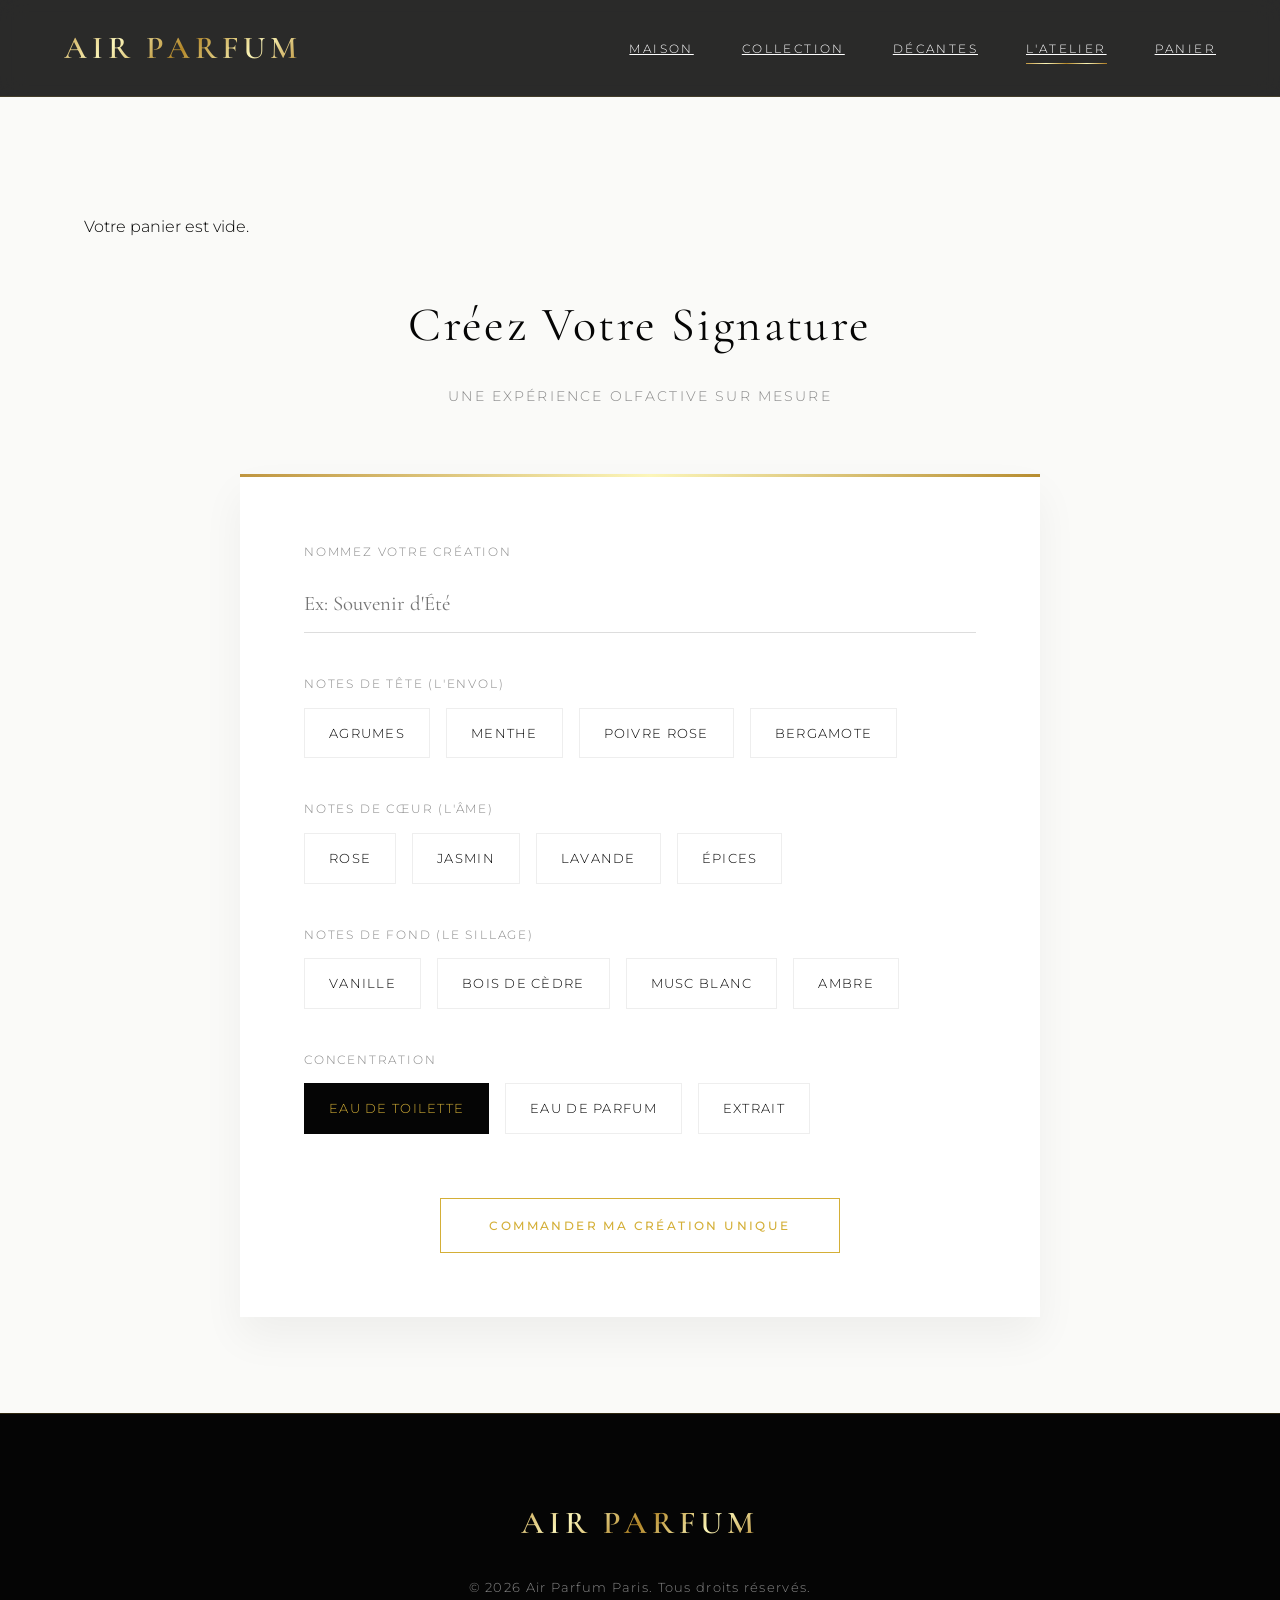
<file: site2qwn/createur.html>
<!DOCTYPE html>
<html lang="fr">
<head>
    <meta charset="UTF-8">
    <meta name="viewport" content="width=device-width, initial-scale=1.0">
    <title>L'Atelier | Air Parfum</title>
    <link rel="stylesheet" href="style.css">
</head>
<body>
    <header>
        <div class="logo text-gold">Air Parfum</div>
        <nav>
            <ul>
                <li><a href="index.html">Maison</a></li>
                <li><a href="collection.html">Collection</a></li>
                <li><a href="decantes.html">Décantes</a></li>
                <li><a href="createur.html" class="active">L'Atelier</a></li>
                <li><a href="panier.html">Panier</a></li>
            </ul>
        </nav>
    </header>

    <main class="container">
        <h2 class="section-title">Créez Votre Signature</h2>
        <p class="section-subtitle">Une expérience olfactive sur mesure</p>
        
        <form class="form-container" action="panier.html">
            <div class="form-group">
                <label class="form-label">Nommez votre création</label>
                <input type="text" class="form-input" placeholder="Ex: Souvenir d'Été" required>
            </div>

            <div class="form-group">
                <label class="form-label">Notes de Tête (L'envol)</label>
                <div class="options-grid">
                    <div class="option-item"><input type="checkbox" id="t1" name="tete" value="agrumes"><label for="t1" class="option-label">Agrumes</label></div>
                    <div class="option-item"><input type="checkbox" id="t2" name="tete" value="menthe"><label for="t2" class="option-label">Menthe</label></div>
                    <div class="option-item"><input type="checkbox" id="t3" name="tete" value="poivre"><label for="t3" class="option-label">Poivre Rose</label></div>
                    <div class="option-item"><input type="checkbox" id="t4" name="tete" value="bergamote"><label for="t4" class="option-label">Bergamote</label></div>
                </div>
            </div>

            <div class="form-group">
                <label class="form-label">Notes de Cœur (L'âme)</label>
                <div class="options-grid">
                    <div class="option-item"><input type="checkbox" id="c1" name="coeur" value="rose"><label for="c1" class="option-label">Rose</label></div>
                    <div class="option-item"><input type="checkbox" id="c2" name="coeur" value="jasmin"><label for="c2" class="option-label">Jasmin</label></div>
                    <div class="option-item"><input type="checkbox" id="c3" name="coeur" value="lavande"><label for="c3" class="option-label">Lavande</label></div>
                    <div class="option-item"><input type="checkbox" id="c4" name="coeur" value="epices"><label for="c4" class="option-label">Épices</label></div>
                </div>
            </div>

            <div class="form-group">
                <label class="form-label">Notes de Fond (Le sillage)</label>
                <div class="options-grid">
                    <div class="option-item"><input type="checkbox" id="f1" name="fond" value="vanille"><label for="f1" class="option-label">Vanille</label></div>
                    <div class="option-item"><input type="checkbox" id="f2" name="fond" value="bois"><label for="f2" class="option-label">Bois de Cèdre</label></div>
                    <div class="option-item"><input type="checkbox" id="f3" name="fond" value="musc"><label for="f3" class="option-label">Musc Blanc</label></div>
                    <div class="option-item"><input type="checkbox" id="f4" name="fond" value="ambre"><label for="f4" class="option-label">Ambre</label></div>
                </div>
            </div>

            <div class="form-group">
                <label class="form-label">Concentration</label>
                <div class="options-grid">
                    <div class="option-item"><input type="radio" id="r1" name="concentration" value="edt" checked><label for="r1" class="option-label">Eau de Toilette</label></div>
                    <div class="option-item"><input type="radio" id="r2" name="concentration" value="edp"><label for="r2" class="option-label">Eau de Parfum</label></div>
                    <div class="option-item"><input type="radio" id="r3" name="concentration" value="extrait"><label for="r3" class="option-label">Extrait</label></div>
                </div>
            </div>

            <div style="text-align: center; margin-top: 4rem;">
                <button type="submit" class="btn">Commander ma Création Unique</button>
            </div>
        </form>
    </main>

    <footer>
        <div class="logo text-gold">Air Parfum</div>
        <p>&copy; 2026 Air Parfum Paris. Tous droits réservés.</p>
    </footer>
    <script src="script.js"></script>
</body>
</html>
</file>
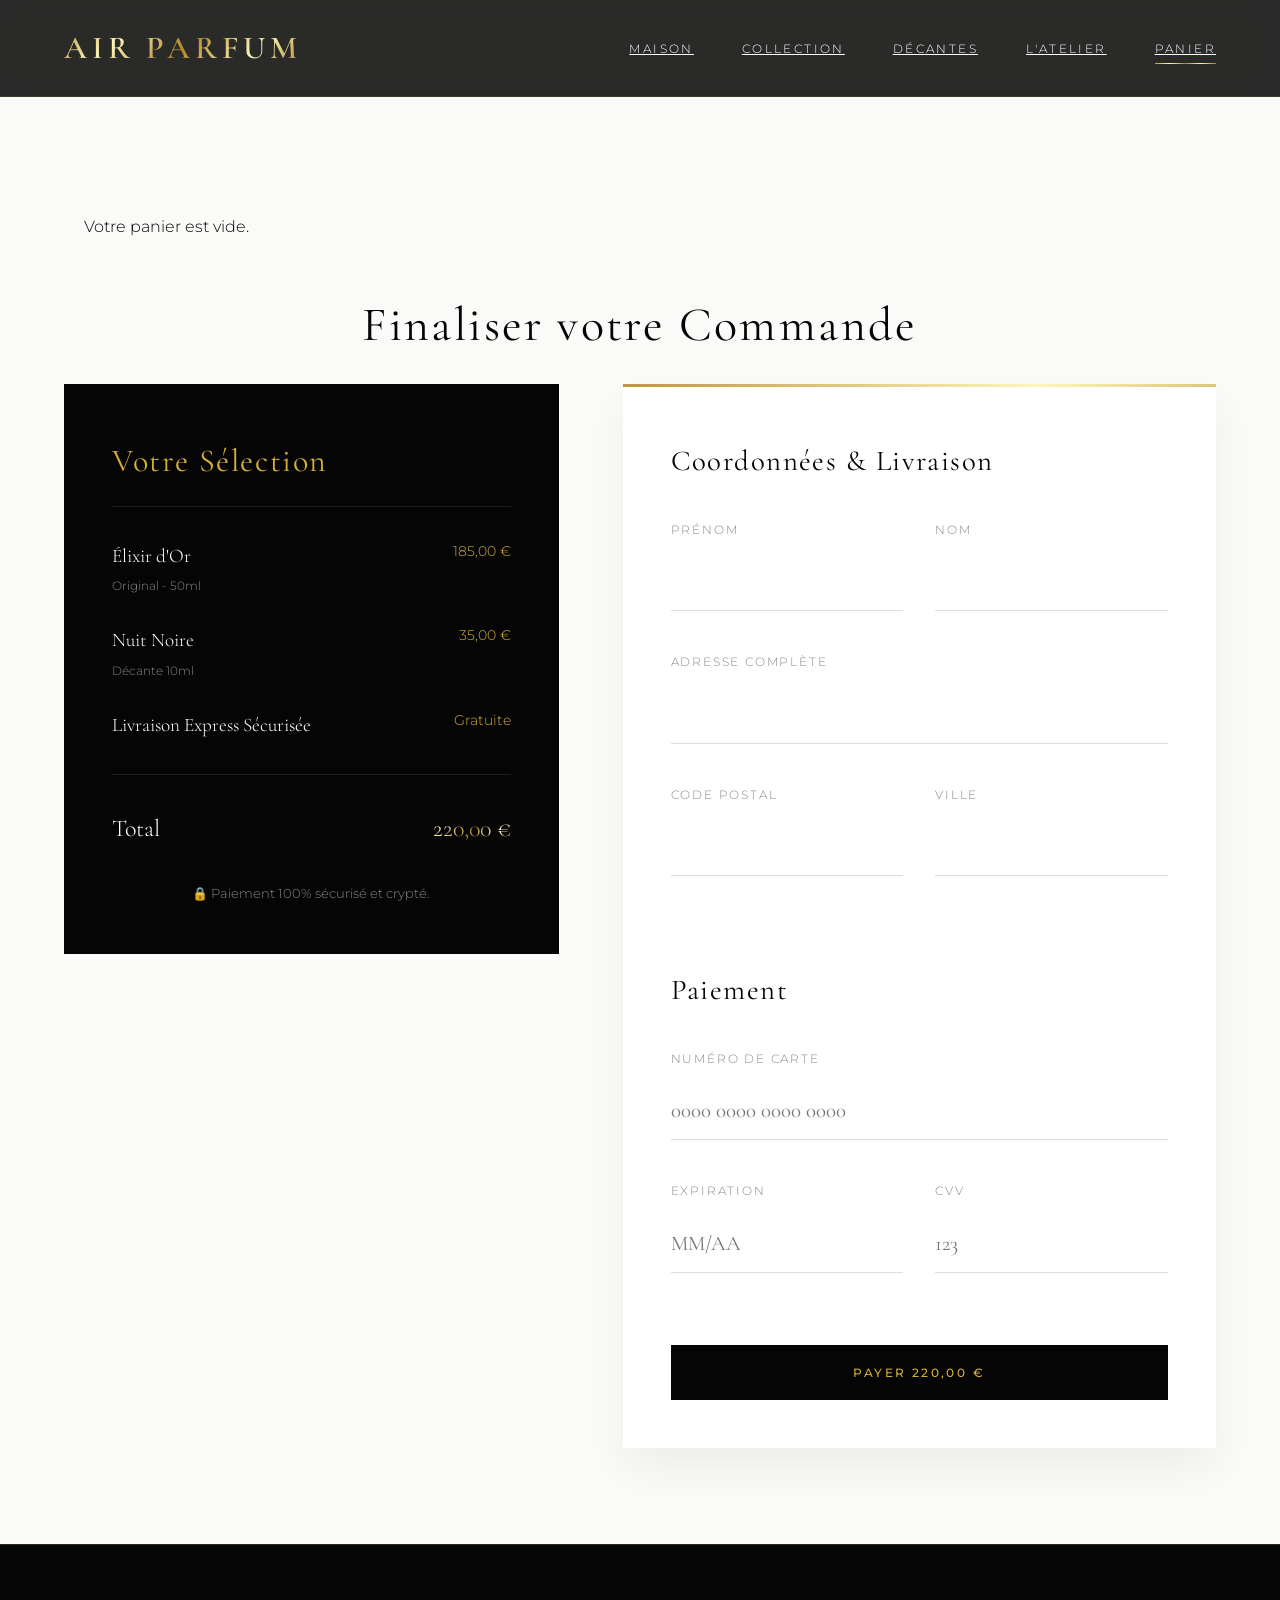
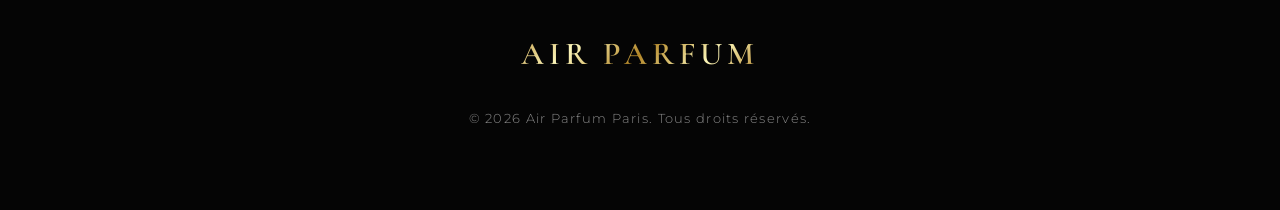
<file: site2qwn/panier.html>
<!DOCTYPE html>
<html lang="fr">
<head>
    <meta charset="UTF-8">
    <meta name="viewport" content="width=device-width, initial-scale=1.0">
    <title>Panier & Livraison | Air Parfum</title>
    <link rel="stylesheet" href="style.css">
</head>
<body>
    <header>
        <div class="logo text-gold">Air Parfum</div>
        <nav>
            <ul>
                <li><a href="index.html">Maison</a></li>
                <li><a href="collection.html">Collection</a></li>
                <li><a href="decantes.html">Décantes</a></li>
                <li><a href="createur.html">L'Atelier</a></li>
                <li><a href="panier.html" class="active">Panier</a></li>
            </ul>
        </nav>
    </header>

    <main class="container">
        <h2 class="section-title">Finaliser votre Commande</h2>
        
        <div class="checkout-layout">
            <!-- Résumé (Fond sombre pour contraste luxe) -->
            <section class="cart-summary">
                <h3>Votre Sélection</h3>
                
                <div class="cart-line">
                    <div>
                        <div class="name">Élixir d'Or</div>
                        <small style="color: #888;">Original - 50ml</small>
                    </div>
                    <div class="price">185,00 €</div>
                </div>
                
                <div class="cart-line">
                    <div>
                        <div class="name">Nuit Noire</div>
                        <small style="color: #888;">Décante 10ml</small>
                    </div>
                    <div class="price">35,00 €</div>
                </div>

                <div class="cart-line">
                    <div>
                        <div class="name">Livraison Express Sécurisée</div>
                    </div>
                    <div class="price">Gratuite</div>
                </div>

                <div class="cart-total-line">
                    <span>Total</span>
                    <span class="text-gold">220,00 €</span>
                </div>
                
                <p style="margin-top: 2rem; font-size: 0.8rem; color: #888; text-align: center;">
                    🔒 Paiement 100% sécurisé et crypté.
                </p>
            </section>

            <!-- Formulaire (Fond clair, épuré) -->
            <section class="form-container" style="padding: 3rem; margin: 0;">
                <h3 style="font-size: 1.8rem; margin-bottom: 2rem; font-family: 'Cormorant Garamond', serif;">Coordonnées & Livraison</h3>
                
                <form action="#" id="form-paiement">
                    <div style="display: grid; grid-template-columns: 1fr 1fr; gap: 2rem;">
                        <div class="form-group">
                            <label class="form-label">Prénom</label>
                            <input type="text" class="form-input" required>
                        </div>
                        <div class="form-group">
                            <label class="form-label">Nom</label>
                            <input type="text" class="form-input" required>
                        </div>
                    </div>
                    
                    <div class="form-group">
                        <label class="form-label">Adresse complète</label>
                        <input type="text" class="form-input" required>
                    </div>
                    
                    <div style="display: grid; grid-template-columns: 1fr 1fr; gap: 2rem;">
                        <div class="form-group">
                            <label class="form-label">Code Postal</label>
                            <input type="text" class="form-input" required>
                        </div>
                        <div class="form-group">
                            <label class="form-label">Ville</label>
                            <input type="text" class="form-input" required>
                        </div>
                    </div>

                    <h3 style="font-size: 1.8rem; margin: 3rem 0 2rem 0; font-family: 'Cormorant Garamond', serif;">Paiement</h3>
                    
                    <div class="form-group">
                        <label class="form-label">Numéro de carte</label>
                        <input type="text" class="form-input" placeholder="0000 0000 0000 0000" required>
                    </div>
                    
                    <div style="display: grid; grid-template-columns: 1fr 1fr; gap: 2rem;">
                        <div class="form-group">
                            <label class="form-label">Expiration</label>
                            <input type="text" class="form-input" placeholder="MM/AA" required>
                        </div>
                        <div class="form-group">
                            <label class="form-label">CVV</label>
                            <input type="text" class="form-input" placeholder="123" required>
                        </div>
                    </div>

                    <button type="submit" class="btn" id="btn-payer" style="width: 100%; margin-top: 2rem; background: var(--dark); color: var(--gold-solid); border-color: var(--dark);">
                        Payer 220,00 €
                    </button>
                </form>
            </section>
        </div>
    </main>

    <footer>
        <div class="logo text-gold">Air Parfum</div>
        <p>&copy; 2026 Air Parfum Paris. Tous droits réservés.</p>
    </footer>
    <script src="script.js"></script>
</body>
</html>
</file>
<file: site2qwn/style.css>
/* style.css - Version Haute Couture */
@import url('https://fonts.googleapis.com/css2?family=Cormorant+Garamond:ital,wght@0,300;0,400;0,600;1,400&family=Montserrat:wght@200;300;400;500&display=swap');

:root {
    /* Dégradé Or Métallique Réaliste */
    --gold-gradient: linear-gradient(135deg, #bf953f, #fcf6ba, #b38728, #fbf5b7, #aa771c);
    --gold-solid: #D4AF37;
    --dark: #050505;
    --dark-soft: #121212;
    --cream: #FAFAF8;
    --white: #FFFFFF;
    --text-muted: #888888;
    --shadow-soft: 0 20px 40px rgba(0, 0, 0, 0.05);
    --shadow-hover: 0 30px 60px rgba(0, 0, 0, 0.12);
    --transition: all 0.6s cubic-bezier(0.16, 1, 0.3, 1);
}

* { margin: 0; padding: 0; box-sizing: border-box; }

html { scroll-behavior: smooth; }

body {
    font-family: 'Montserrat', sans-serif;
    background-color: var(--cream);
    color: var(--dark);
    line-height: 1.8;
    font-weight: 300;
    overflow-x: hidden;
}

h1, h2, h3, h4 {
    font-family: 'Cormorant Garamond', serif;
    font-weight: 400;
    letter-spacing: 0.05em;
}

/* --- EFFET OR MÉTALLIQUE SUR TEXTE --- */
.text-gold {
    background: var(--gold-gradient);
    -webkit-background-clip: text;
    -webkit-text-fill-color: transparent;
    background-clip: text;
    color: transparent;
}

/* --- HEADER GLASSMORPHISM --- */
header {
    background: rgba(5, 5, 5, 0.85);
    backdrop-filter: blur(12px);
    -webkit-backdrop-filter: blur(12px);
    padding: 1.2rem 5%;
    position: sticky;
    top: 0;
    z-index: 1000;
    display: flex;
    justify-content: space-between;
    align-items: center;
    border-bottom: 1px solid rgba(212, 175, 55, 0.15);
}

.logo {
    font-family: 'Cormorant Garamond', serif;
    font-size: 2rem;
    font-weight: 600;
    letter-spacing: 0.15em;
    text-transform: uppercase;
}

nav ul { display: flex; list-style: none; gap: 3rem; }

nav a {
    color: var(--white);
    font-size: 0.75rem;
    text-transform: uppercase;
    letter-spacing: 0.2em;
    position: relative;
    padding-bottom: 8px;
    transition: var(--transition);
}

nav a::after {
    content: '';
    position: absolute;
    bottom: 0;
    left: 0;
    width: 0;
    height: 1px;
    background: var(--gold-gradient);
    transition: var(--transition);
}

nav a:hover::after, nav a.active::after { width: 100%; }
nav a:hover { color: var(--gold-solid); }

/* --- HERO SECTION ANIMÉE --- */
.hero {
    height: 90vh;
    position: relative;
    display: flex;
    flex-direction: column;
    justify-content: center;
    align-items: center;
    text-align: center;
    color: var(--white);
    overflow: hidden;
}

.hero-bg {
    position: absolute;
    top: 0; left: 0; width: 100%; height: 100%;
    background: url('https://images.unsplash.com/photo-1615634260167-c8cdede054de?q=80&w=2070&auto=format&fit=crop') center/cover no-repeat;
    animation: slowZoom 20s infinite alternate;
    z-index: -2;
}

.hero::before {
    content: '';
    position: absolute;
    top: 0; left: 0; width: 100%; height: 100%;
    background: linear-gradient(to bottom, rgba(5,5,5,0.3), rgba(5,5,5,0.8));
    z-index: -1;
}

@keyframes slowZoom {
    from { transform: scale(1); }
    to { transform: scale(1.1); }
}

.hero h1 {
    font-size: 5rem;
    margin-bottom: 1.5rem;
    animation: fadeInUp 1.2s ease-out;
}

.hero p {
    font-size: 1.1rem;
    max-width: 500px;
    margin-bottom: 3rem;
    letter-spacing: 0.1em;
    animation: fadeInUp 1.2s ease-out 0.3s backwards;
}

@keyframes fadeInUp {
    from { opacity: 0; transform: translateY(40px); }
    to { opacity: 1; transform: translateY(0); }
}

/* --- BOUTONS LUXE --- */
.btn {
    display: inline-block;
    padding: 1.2rem 3rem;
    background: transparent;
    color: var(--gold-solid);
    font-family: 'Montserrat', sans-serif;
    font-size: 0.75rem;
    font-weight: 500;
    text-transform: uppercase;
    letter-spacing: 0.2em;
    border: 1px solid var(--gold-solid);
    cursor: pointer;
    transition: var(--transition);
    position: relative;
    overflow: hidden;
    z-index: 1;
}

.btn::before {
    content: '';
    position: absolute;
    top: 0; left: 0; width: 0; height: 100%;
    background: var(--gold-gradient);
    z-index: -1;
    transition: var(--transition);
}

.btn:hover::before { width: 100%; }
.btn:hover { color: var(--dark); border-color: transparent; transform: translateY(-3px); }

/* --- SECTIONS & GRILLES --- */
.container { max-width: 1300px; margin: 0 auto; padding: 6rem 5%; }

.section-title {
    text-align: center;
    font-size: 3rem;
    margin-bottom: 1rem;
}

.section-subtitle {
    text-align: center;
    color: var(--text-muted);
    font-size: 0.9rem;
    letter-spacing: 0.15em;
    text-transform: uppercase;
    margin-bottom: 4rem;
}

.product-grid {
    display: grid;
    grid-template-columns: repeat(auto-fit, minmax(320px, 1fr));
    gap: 3rem;
}

/* --- CARTES PRODUITS AVANCÉES --- */
.product-card {
    background: var(--white);
    position: relative;
    overflow: hidden;
    transition: var(--transition);
    group: hover;
}

.product-card:hover {
    transform: translateY(-10px);
    box-shadow: var(--shadow-hover);
}

.image-wrapper {
    position: relative;
    overflow: hidden;
    height: 400px;
}

.product-image {
    width: 100%;
    height: 100%;
    object-fit: cover;
    transition: transform 0.8s ease;
}

.product-card:hover .product-image { transform: scale(1.08); }

.product-overlay {
    position: absolute;
    bottom: 0; left: 0; width: 100%;
    padding: 2rem;
    background: linear-gradient(to top, rgba(0,0,0,0.8), transparent);
    transform: translateY(100%);
    transition: var(--transition);
    display: flex;
    justify-content: center;
}

.product-card:hover .product-overlay { transform: translateY(0); }

.product-info { padding: 2rem; text-align: center; }

.product-info h3 { font-size: 1.6rem; margin-bottom: 0.5rem; }

.product-info .price {
    display: block;
    font-family: 'Cormorant Garamond', serif;
    font-size: 1.4rem;
    color: var(--gold-solid);
    margin-bottom: 1rem;
    font-style: italic;
}

.product-info .desc {
    font-size: 0.85rem;
    color: var(--text-muted);
    line-height: 1.6;
}

/* --- FORMULAIRES HAUTE COUTURE --- */
.form-container {
    max-width: 800px;
    margin: 0 auto;
    background: var(--white);
    padding: 4rem;
    box-shadow: var(--shadow-soft);
    border-top: 3px solid transparent;
    border-image: var(--gold-gradient) 1;
}

.form-group { margin-bottom: 2.5rem; position: relative; }

.form-label {
    display: block;
    font-size: 0.75rem;
    text-transform: uppercase;
    letter-spacing: 0.15em;
    color: var(--text-muted);
    margin-bottom: 0.8rem;
}

.form-input {
    width: 100%;
    padding: 1rem 0;
    background: transparent;
    border: none;
    border-bottom: 1px solid #ddd;
    font-family: 'Cormorant Garamond', serif;
    font-size: 1.3rem;
    color: var(--dark);
    transition: var(--transition);
}

.form-input:focus {
    outline: none;
    border-bottom-color: var(--gold-solid);
}

/* Custom Radio/Checkbox Pills */
.options-grid {
    display: flex;
    flex-wrap: wrap;
    gap: 1rem;
}

.option-item { position: relative; }

.option-item input {
    position: absolute;
    opacity: 0;
    cursor: pointer;
}

.option-label {
    display: block;
    padding: 0.8rem 1.5rem;
    border: 1px solid #eee;
    font-size: 0.8rem;
    letter-spacing: 0.1em;
    text-transform: uppercase;
    cursor: pointer;
    transition: var(--transition);
}

.option-item input:checked + .option-label {
    background: var(--dark);
    color: var(--gold-solid);
    border-color: var(--dark);
}

.option-item input:hover + .option-label {
    border-color: var(--gold-solid);
}

/* --- PANIER & CHECKOUT --- */
.checkout-layout {
    display: grid;
    grid-template-columns: 1fr 1.2fr;
    gap: 4rem;
    align-items: start;
}

.cart-summary {
    background: var(--dark);
    color: var(--white);
    padding: 3rem;
    position: sticky;
    top: 100px;
}

.cart-summary h3 {
    color: var(--gold-solid);
    font-size: 2rem;
    margin-bottom: 2rem;
    border-bottom: 1px solid rgba(255,255,255,0.1);
    padding-bottom: 1rem;
}

.cart-line {
    display: flex;
    justify-content: space-between;
    margin-bottom: 1.5rem;
    font-size: 0.9rem;
}

.cart-line .name { font-family: 'Cormorant Garamond', serif; font-size: 1.2rem; }
.cart-line .price { color: var(--gold-solid); }

.cart-total-line {
    margin-top: 2rem;
    padding-top: 2rem;
    border-top: 1px solid rgba(255,255,255,0.1);
    display: flex;
    justify-content: space-between;
    font-size: 1.5rem;
    font-family: 'Cormorant Garamond', serif;
}

/* --- FOOTER --- */
footer {
    background: var(--dark);
    color: var(--white);
    text-align: center;
    padding: 5rem 20px;
    border-top: 1px solid rgba(212, 175, 55, 0.2);
}

footer .logo { margin-bottom: 1.5rem; display: inline-block; }
footer p { color: var(--text-muted); font-size: 0.8rem; letter-spacing: 0.1em; }

/* --- RESPONSIVE --- */
@media (max-width: 900px) {
    .hero h1 { font-size: 3rem; }
    .checkout-layout { grid-template-columns: 1fr; }
    .cart-summary { position: static; order: 2; }
    nav ul { gap: 1.5rem; flex-wrap: wrap; justify-content: center; }
    header { flex-direction: column; gap: 1rem; }
}
</file>
<file: style.css>
:root {
    /* Dégradé Or Métallique Réaliste */
    --gold-gradient: linear-gradient(135deg, #bf953f, #fcf6ba, #b38728, #fbf5b7, #aa771c);
    --gold-solid: #D4AF37;
    --dark: #050505;
    --dark-soft: #121212;
    --cream: #FAFAF8;
    --white: #FFFFFF;
    --text-muted: #888888;
    --shadow-soft: 0 20px 40px rgba(0, 0, 0, 0.05);
    --shadow-hover: 0 30px 60px rgba(0, 0, 0, 0.12);
    --transition: all 0.6s cubic-bezier(0.16, 1, 0.3, 1);
}


* { margin: 0; padding: 0; box-sizing: border-box; }

html { scroll-behavior: smooth; }

body {
    font-family: 'Montserrat', sans-serif;
    background-color: var(--cream);
    color: var(--dark);
    line-height: 1.8;
    font-weight: 300;
    overflow-x: hidden;
}

h1, h2, h3, h4 {
    font-family: 'Cormorant Garamond', serif;
    font-weight: 400;
    letter-spacing: 0.05em;
}

/* --- EFFET OR MÉTALLIQUE SUR TEXTE --- */
.text-gold {
    background: var(--gold-gradient);
    -webkit-background-clip: text;
    -webkit-text-fill-color: transparent;
    background-clip: text;
    color: transparent;
}

/* --- HEADER GLASSMORPHISM --- */
header {
    background: rgba(5, 5, 5, 0.85);
    backdrop-filter: blur(12px);
    -webkit-backdrop-filter: blur(12px);
    padding: 1.2rem 5%;
    position: sticky;
    top: 0;
    z-index: 1000;
    display: flex;
    justify-content: space-between;
    align-items: center;
    border-bottom: 1px solid rgba(212, 175, 55, 0.15);
}

.logo {
    font-family: 'Cormorant Garamond', serif;
    font-size: 2rem;
    font-weight: 600;
    letter-spacing: 0.15em;
    text-transform: uppercase;
}

nav ul { display: flex; list-style: none; gap: 3rem; }

nav a {
    color: var(--white);
    font-size: 0.75rem;
    text-transform: uppercase;
    letter-spacing: 0.2em;
    position: relative;
    padding-bottom: 8px;
    transition: var(--transition);
    text-decoration: none;
}

nav a::after {
    content: '';
    position: absolute;
    bottom: 0;
    left: 0;
    width: 0;
    height: 1px;
    background: var(--gold-gradient);
    transition: var(--transition);
}

nav a:hover::after, nav a.active::after { width: 100%; }
nav a:hover { color: var(--gold-solid); }

/* --- HERO SECTION ANIMÉE --- */
.hero {
    position: relative;
    height: 100vh;
    overflow: hidden;

    display: flex;
    flex-direction: column;
    justify-content: center;
    align-items: center;

    text-align: center;
    color: white;
}

.hero-bg img{
    position: absolute;
    width: 100%;
    height: 100%;
    object-fit: cover;
    top: 0;
    left: 100%;
    z-index: -1;
    transition: 1s;

}
#img1{
    left: 0%;
}

.hero::before {
    content: "";
    position: absolute;

    top: 0;
    left: 0;

    width: 100%;
    height: 100%;

    background: rgba(0,0,0,0.45);
    z-index: 0;
}

@keyframes slowZoom {
    from { transform: scale(1); }
    to { transform: scale(1.1); }
}

.hero h1 {
    font-size: 4rem;
    margin-bottom: 20px;
    font-size: 4rem;
    color: white;
    text-shadow: 0 0 15px rgba(0,0,0,0.8);
}

.hero p {
    font-size: 1.3rem;
    max-width: 700px;
    margin-bottom: 30px;
    color: white;
    text-shadow: 0 0 10px rgba(0,0,0,0.8);
}

@keyframes fadeInUp {
    from { opacity: 0; transform: translateY(40px); }
    to { opacity: 1; transform: translateY(0); }
}

/* --- BOUTONS LUXE --- */
.btn {
    display: inline-block;
    padding: 1.2rem 3rem;
    background: transparent;
    color: var(--gold-solid);
    font-family: 'Montserrat', sans-serif;
    font-size: 0.75rem;
    font-weight: 500;
    text-transform: uppercase;
    letter-spacing: 0.2em;
    border: 1px solid var(--gold-solid);
    cursor: pointer;
    transition: var(--transition);
    position: relative;
    overflow: hidden;
    z-index: 1;
}
.hero .btn{
    position: relative;
    z-index: 1;
}

.btn::before {
    content: '';
    position: absolute;
    top: 0; left: 0; width: 0; height: 100%;
    background: var(--gold-gradient);
    z-index: -1;
    transition: var(--transition);
}

.btn:hover::before { width: 100%; }
.btn:hover { color: var(--dark); border-color: transparent; transform: translateY(-3px); }

/* --- SECTIONS & GRILLES --- */
.container { max-width: 1300px; margin: 0 auto; padding: 6rem 5%; }

.section-title {
    text-align: center;
    font-size: 3rem;
    margin-bottom: 1rem;
}

.section-subtitle {
    text-align: center;
    color: var(--text-muted);
    font-size: 0.9rem;
    letter-spacing: 0.15em;
    text-transform: uppercase;
    margin-bottom: 4rem;
}

.product-grid {
    display: grid;
    grid-template-columns: repeat(auto-fit, minmax(320px, 1fr));
    gap: 3rem;
}

/* --- CARTES PRODUITS AVANCÉES --- */
.product-card {
    background: var(--white);
    position: relative;
    overflow: hidden;
    transition: var(--transition);
    group: hover;
}

.product-card:hover {
    transform: translateY(-10px);
    box-shadow: var(--shadow-hover);
}

.image-wrapper {
    position: relative;
    overflow: hidden;
    height: 400px;
}

.product-image {
    width: 100%;
    height: 100%;
    object-fit: cover;
    transition: transform 0.8s ease;
}

.product-card:hover .product-image { transform: scale(1.08); }

.product-overlay {
    position: absolute;
    bottom: 0; left: 0; width: 100%;
    padding: 2rem;
    background: linear-gradient(to top, rgba(0,0,0,0.8), transparent);
    transform: translateY(100%);
    transition: var(--transition);
    display: flex;
    justify-content: center;
}

.product-card:hover .product-overlay { transform: translateY(0); }

.product-info { padding: 2rem; text-align: center; }

.product-info h3 { font-size: 1.6rem; margin-bottom: 0.5rem; }

.product-info .price {
    display: block;
    font-family: 'Cormorant Garamond', serif;
    font-size: 1.4rem;
    color: var(--gold-solid);
    margin-bottom: 1rem;
    font-style: italic;
}

.product-info .desc {
    font-size: 0.85rem;
    color: var(--text-muted);
    line-height: 1.6;
}

/* --- FORMULAIRES HAUTE COUTURE --- */
.form-container {
    max-width: 800px;
    margin: 0 auto;
    background: var(--white);
    padding: 4rem;
    box-shadow: var(--shadow-soft);
    border-top: 3px solid transparent;
    border-image: var(--gold-gradient) 1;
}

.form-group { margin-bottom: 2.5rem; position: relative; }

.form-label {
    display: block;
    font-size: 0.75rem;
    text-transform: uppercase;
    letter-spacing: 0.15em;
    color: var(--text-muted);
    margin-bottom: 0.8rem;
}

.form-input {
    width: 100%;
    padding: 1rem 0;
    background: transparent;
    border: none;
    border-bottom: 1px solid #ddd;
    font-family: 'Cormorant Garamond', serif;
    font-size: 1.3rem;
    color: var(--dark);
    transition: var(--transition);
}

.form-input:focus {
    outline: none;
    border-bottom-color: var(--gold-solid);
}

/* Custom Radio/Checkbox Pills */
.options-grid {
    display: flex;
    flex-wrap: wrap;
    gap: 1rem;
}

.option-item { position: relative; }

.option-item input {
    position: absolute;
    opacity: 0;
    cursor: pointer;
}

.option-label {
    display: block;
    padding: 0.8rem 1.5rem;
    border: 1px solid #eee;
    font-size: 0.8rem;
    letter-spacing: 0.1em;
    text-transform: uppercase;
    cursor: pointer;
    transition: var(--transition);
}

.option-item input:checked + .option-label {
    background: var(--dark);
    color: var(--gold-solid);
    border-color: var(--dark);
}

.option-item input:hover + .option-label {
    border-color: var(--gold-solid);
}

/* --- PANIER & CHECKOUT --- */
.checkout-layout {
    display: grid;
    grid-template-columns: 1fr 1.2fr;
    gap: 4rem;
    align-items: start;
}

.cart-summary {
    background: var(--dark);
    color: var(--white);
    padding: 3rem;
    position: sticky;
    top: 100px;
}

.cart-summary h3 {
    color: var(--gold-solid);
    font-size: 2rem;
    margin-bottom: 2rem;
    border-bottom: 1px solid rgba(255,255,255,0.1);
    padding-bottom: 1rem;
}

.cart-line {
    display: flex;
    justify-content: space-between;
    margin-bottom: 1.5rem;
    font-size: 0.9rem;
}

.cart-line .name { font-family: 'Cormorant Garamond', serif; font-size: 1.2rem; }
.cart-line .price { color: var(--gold-solid); }

.cart-total-line {
    margin-top: 2rem;
    padding-top: 2rem;
    border-top: 1px solid rgba(255,255,255,0.1);
    display: flex;
    justify-content: space-between;
    font-size: 1.5rem;
    font-family: 'Cormorant Garamond', serif;
}

/* --- FOOTER --- */
footer {
    background: var(--dark);
    color: var(--white);
    padding: 5rem 20px;
    border-top: 1px solid rgba(212, 175, 55, 0.2);
}

footer .logo { margin-bottom: 1.5rem; display: inline-block; }
footer p { color: var(--text-muted); font-size: 0.8rem; letter-spacing: 0.1em; }

/* --- RESPONSIVE --- */
@media (max-width: 900px) {
    .hero h1 { font-size: 3rem; }
    .checkout-layout { grid-template-columns: 1fr; }
    .cart-summary { position: static; order: 2; }
    nav ul { gap: 1.5rem; flex-wrap: wrap; justify-content: center; }
    header { flex-direction: column; gap: 1rem; }
}
/* =============================================
   RESULT CARD - Luxury Parfum Display
   Add this at the end of style.css
   ============================================= */

#resultat {
    max-width: 800px;
    margin: 5rem auto 2rem auto;
    background: var(--white);
    border-top: 3px solid transparent;
    border-image: var(--gold-gradient) 1;
    box-shadow: 0 40px 80px rgba(0, 0, 0, 0.08);
    overflow: hidden;
}

.result-header {
    padding: 4rem 4rem 2.5rem;
    text-align: center;
    background: var(--dark);
}

.result-eyebrow {
    font-size: 0.7rem;
    text-transform: uppercase;
    letter-spacing: 0.3em;
    color: var(--gold-solid);
    margin-bottom: 1.2rem;
}

.result-name {
    font-family: 'Cormorant Garamond', serif;
    font-size: 3.5rem;
    font-weight: 400;
    font-style: italic;
    color: var(--white);
    margin-bottom: 1.5rem;
    line-height: 1.1;
}

.result-concentration {
    display: inline-block;
    padding: 0.5rem 1.8rem;
    border: 1px solid rgba(212, 175, 55, 0.4);
    font-size: 0.7rem;
    text-transform: uppercase;
    letter-spacing: 0.25em;
    color: rgba(255,255,255,0.6);
}

.result-divider {
    height: 1px;
    background: linear-gradient(
        to right,
        transparent,
        rgba(212, 175, 55, 0.3),
        transparent
    );
    margin: 0;
}

.result-body {
    padding: 3rem 4rem;
    display: flex;
    flex-direction: column;
    gap: 2rem;
}



.result-section-title {
    font-size: 0.65rem;
    text-transform: uppercase;
    letter-spacing: 0.3em;
    color: var(--text-muted);
    margin-bottom: 1rem;
}

.result-pills {
    display: flex;
    flex-wrap: wrap;
    gap: 0.6rem;
}

.result-pill {
    padding: 0.5rem 1.2rem;
    background: var(--dark);
    color: var(--gold-solid);
    font-size: 0.75rem;
    letter-spacing: 0.12em;
    text-transform: uppercase;
    font-family: 'Montserrat', sans-serif;
    font-weight: 300;
}

.result-footer {
    padding: 2.5rem 4rem 3.5rem;
    text-align: center;
    background: #fafaf5;
    border-top: 1px solid #f0f0ec;
}

.result-footer p {
    font-family: 'Cormorant Garamond', serif;
    font-size: 1.1rem;
    font-style: italic;
    color: var(--text-muted);
}

@media (max-width: 700px) {
    .result-header {
        padding: 3rem 2rem 2rem;
    }

    .result-name {
        font-size: 2.5rem;
    }

    .result-body {
        padding: 2rem;
    }

    .result-footer {
        padding: 2rem;
    }
}
/* Barre d'annonce */
.announcement-bar { background: #050505; color: #D4AF37; text-align: center; padding: 10px; font-size: 12px; }
.announcement-close { background: none; border: none; color: #D4AF37; font-size: 16px; cursor: pointer; float: right; margin-right: 10px; }
/* Bouton Hamburger */
.hamburger { display: none; flex-direction: column; gap: 5px; background: none; border: none; cursor: pointer; z-index: 1100; }
.hamburger-line { width: 25px; height: 3px; background: #D4AF37; transition: 0.3s; }
/* Menu Mobile caché par défaut */
.mobile-menu { position: fixed; top: 0; right: -100%; width: 250px; height: 100vh; background: #050505; z-index: 1050; transition: right 0.4s ease; padding-top: 80px; }
.mobile-menu.open { right: 0; }
.mobile-link { display: block; color: white; padding: 15px 20px; text-decoration: none; text-transform: uppercase; border-bottom: 1px solid #222; }
/* Quand l'écran est petit (Mobile) */
@media (max-width: 900px) {
    .nav-desktop { display: none; }
    .hamburger { display: flex; }
    header { justify-content: space-between; }
}
</file>
